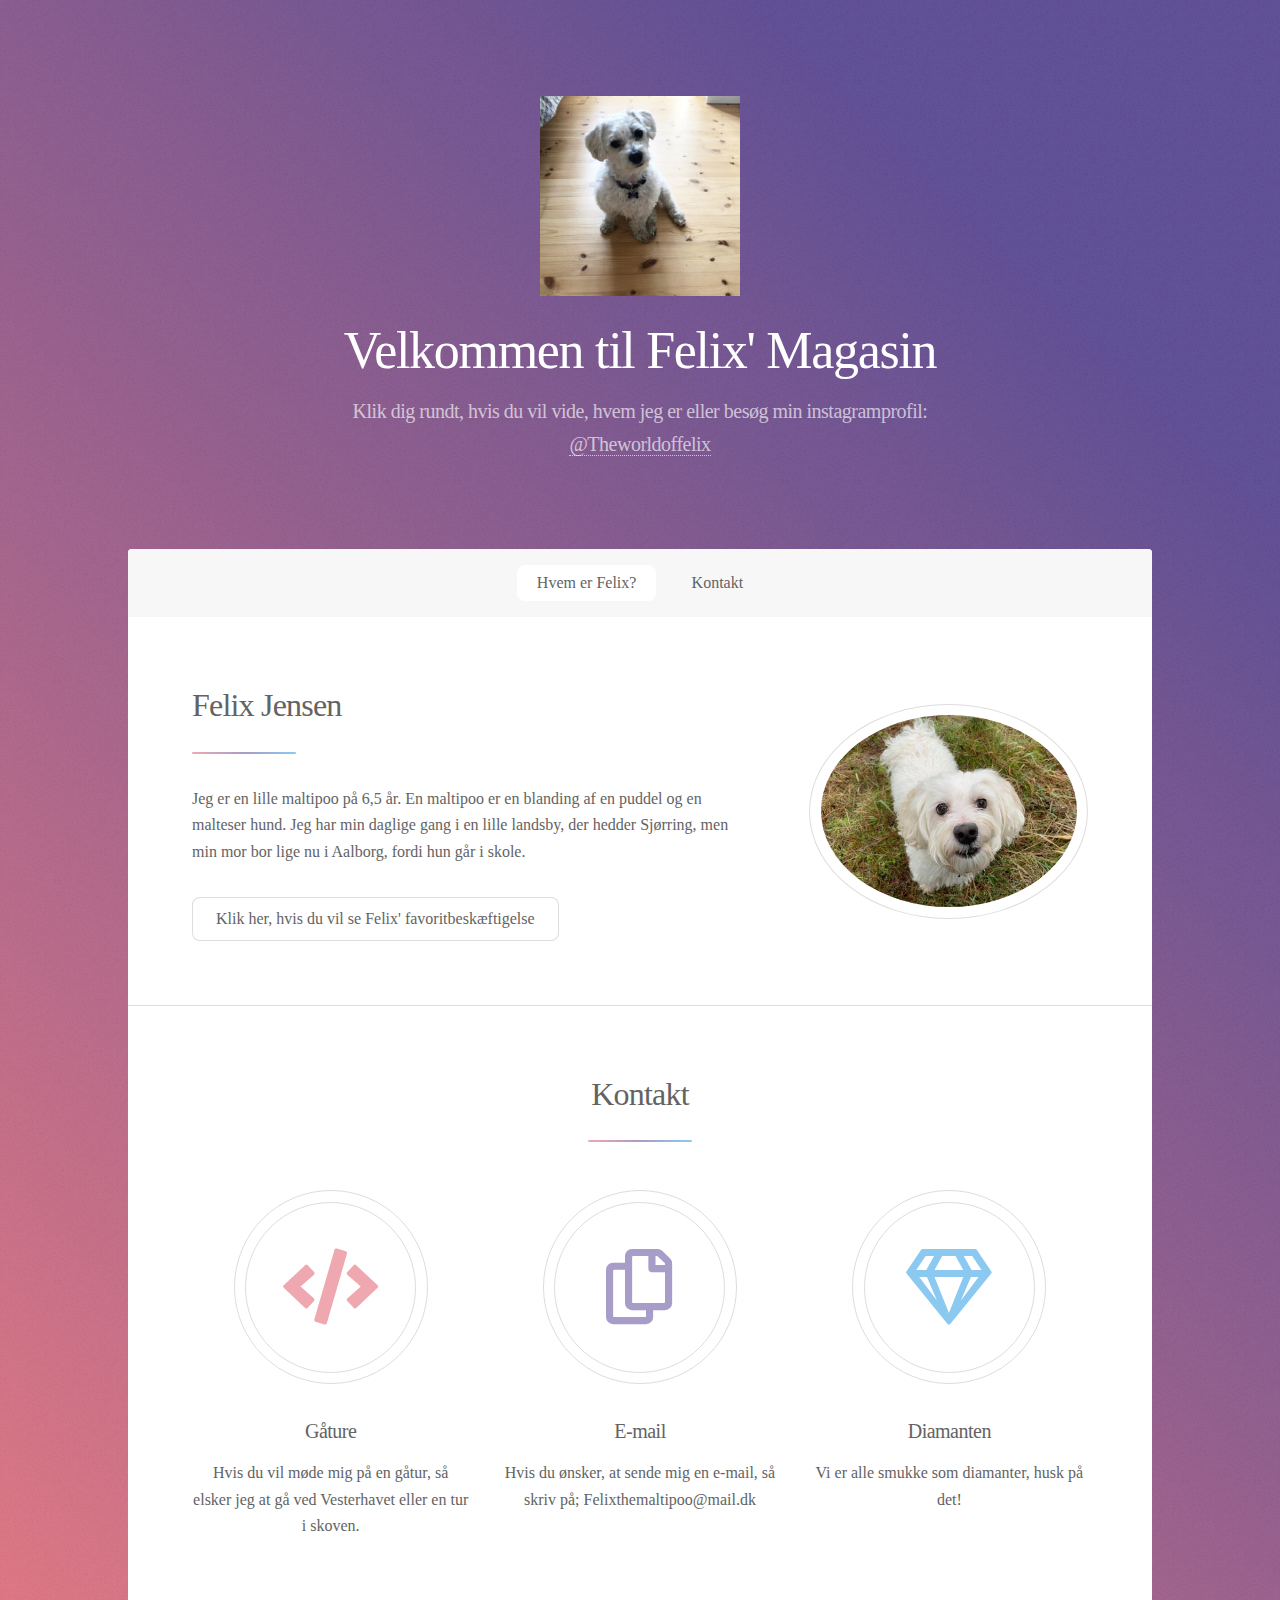
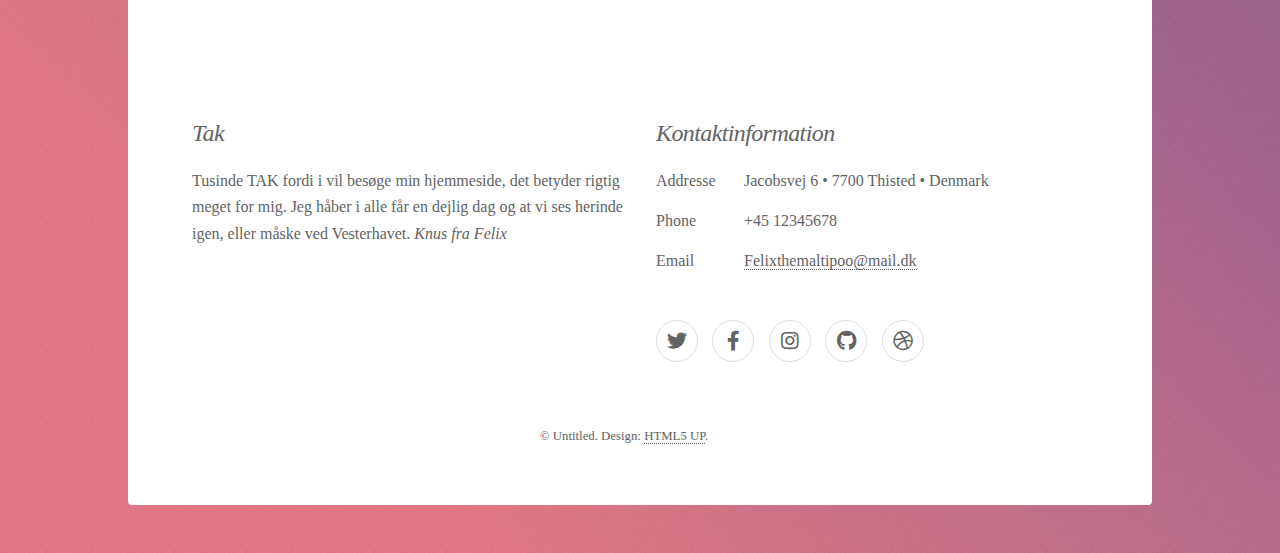
<file: index.html>
<!DOCTYPE HTML>
<!--
	Stellar by HTML5 UP
	html5up.net | @ajlkn
	Free for personal and commercial use under the CCA 3.0 license (html5up.net/license)
-->
<html>
	<head>
		<title>Felix Jensen</title>
		<meta charset="utf-8" />
		<meta name="viewport" content="width=device-width, initial-scale=1, user-scalable=no" />
		<link rel="stylesheet" href="assets/css/main.css" />
		<noscript><link rel="stylesheet" href="assets/css/noscript.css" /></noscript>
	</head>
	<body class="is-preload">

		<!-- Wrapper -->
			<div id="wrapper">

				<!-- Header -->
					<header id="header" class="alt">
						<span class="logo"><img src="images/logo-billede.jpg" width="200" height="200" alt="" /></span>
						<h1>Velkommen til Felix' Magasin</h1>
						<p>Klik dig rundt, hvis du vil vide, hvem jeg er eller besøg min instagramprofil:<br />
						<a href="https://www.instagram.com/theworldoffelix/">@Theworldoffelix</a> </p>
					</header>

				<!-- Nav -->
					<nav id="nav">
						<ul>
							<li><a href="#intro" class="active">Hvem er Felix?</a></li>
							<li><a href="#first">Kontakt</a></li>
						</ul>
					</nav>

				<!-- Main -->
					<div id="main">

						<!-- Introduction -->
							<section id="intro" class="main">
								<div class="spotlight">
									<div class="content">
										<header class="major">
											<h2>Felix Jensen</h2>
										</header>
										<p>Jeg er en lille maltipoo på 6,5 år. En maltipoo er en blanding af en puddel og en malteser hund. Jeg har min daglige gang i en lille landsby, der hedder Sjørring, men min mor bor lige nu i Aalborg, fordi hun går i skole. </p>
										<ul class="actions">
											<li><a href="generic.html" class="button">Klik her, hvis du vil se Felix' favoritbeskæftigelse</a></li>
										</ul>
									</div>
								<span class="image"><img src="images/Felix.jpg" alt="" /></span>
								</div>
							</section>

						<!-- First Section -->
							<section id="first" class="main special">
								<header class="major">
									<h2>Kontakt</h2>
								</header>
								<ul class="features">
									<li>
									<span class="icon solid major style1 fa-code"></span>
										<h3>Gåture</h3>
										<p>Hvis du vil møde mig på en gåtur, så elsker jeg at gå ved Vesterhavet eller en tur i skoven.</p>
									</li>
									<li>
										<span class="icon major style3 fa-copy"></span>
										<h3>E-mail</h3>
										<p>Hvis du ønsker, at sende mig en e-mail, så skriv på; Felixthemaltipoo@mail.dk</p>
									</li>
									<li>
										<span class="icon major style5 fa-gem"></span>
										<h3>Diamanten</h3>
										<p>Vi er alle smukke som diamanter, husk på det!</p>
									</li>
								</ul>
								<footer class="major">
									<ul class="actions special">
									</ul>
								</footer>
							</section>
					<!-- Footer -->
						<footer id="footer">
							<section>
								<h2><em><strong>Tak</strong></em></h2>
								<p>Tusinde <strong>TAK</strong> fordi i vil besøge min hjemmeside, det betyder rigtig meget for mig.
								Jeg håber i alle får en dejlig dag og at vi ses herinde igen, eller måske ved Vesterhavet.
							<em>Knus fra Felix</em></p>
								<ul class="actions">
							
								</ul>
							</section>
							<section>
								<h2><strong><em>Kontaktinformation</em></strong></h2>
								<dl class="alt">
									<dt>Addresse</dt>
									<dd>Jacobsvej 6 &bull; 7700 Thisted &bull; Denmark</dd>
									<dt>Phone</dt>
									<dd>+45 12345678</dd>
									<dt>Email</dt>
									<dd><a href="#">Felixthemaltipoo@mail.dk</a></dd>
								</dl>
								<ul class="icons">
									<li><a href="#" class="icon brands fa-twitter alt"><span class="label">Twitter</span></a></li>
									<li><a href="#" class="icon brands fa-facebook-f alt"><span class="label">Facebook</span></a></li>
									<li><a href="#" class="icon brands fa-instagram alt"><span class="label">Instagram</span></a></li>
									<li><a href="#" class="icon brands fa-github alt"><span class="label">GitHub</span></a></li>
									<li><a href="#" class="icon brands fa-dribbble alt"><span class="label">Dribbble</span></a></li>
								</ul>
							</section>
							<p class="copyright">&copy; Untitled. Design: <a href="https://html5up.net">HTML5 UP</a>.</p>
						</footer>

				</div>

			<!-- Scripts -->
				<script src="assets/js/jquery.min.js"></script>
				<script src="assets/js/jquery.scrollex.min.js"></script>
				<script src="assets/js/jquery.scrolly.min.js"></script>
				<script src="assets/js/browser.min.js"></script>
				<script src="assets/js/breakpoints.min.js"></script>
				<script src="assets/js/util.js"></script>
				<script src="assets/js/main.js"></script>

	</body>
</html>
</file>
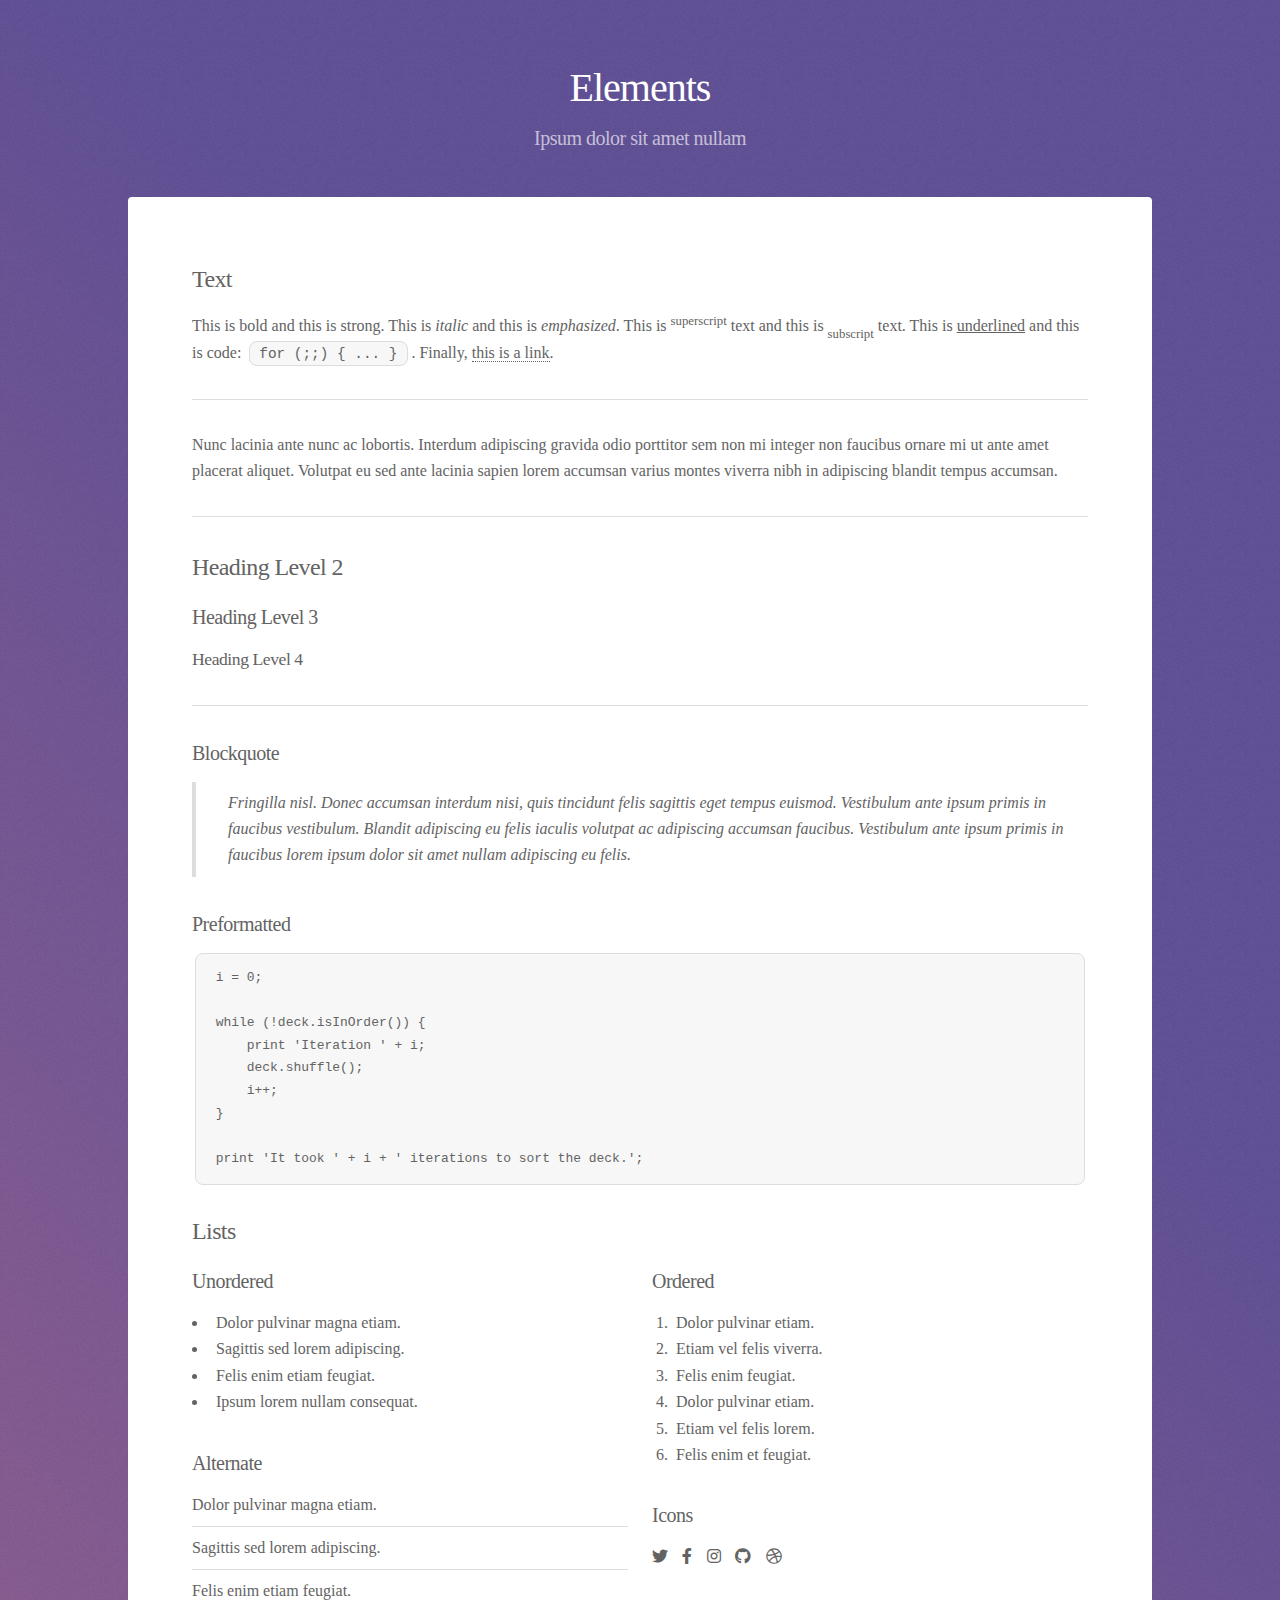
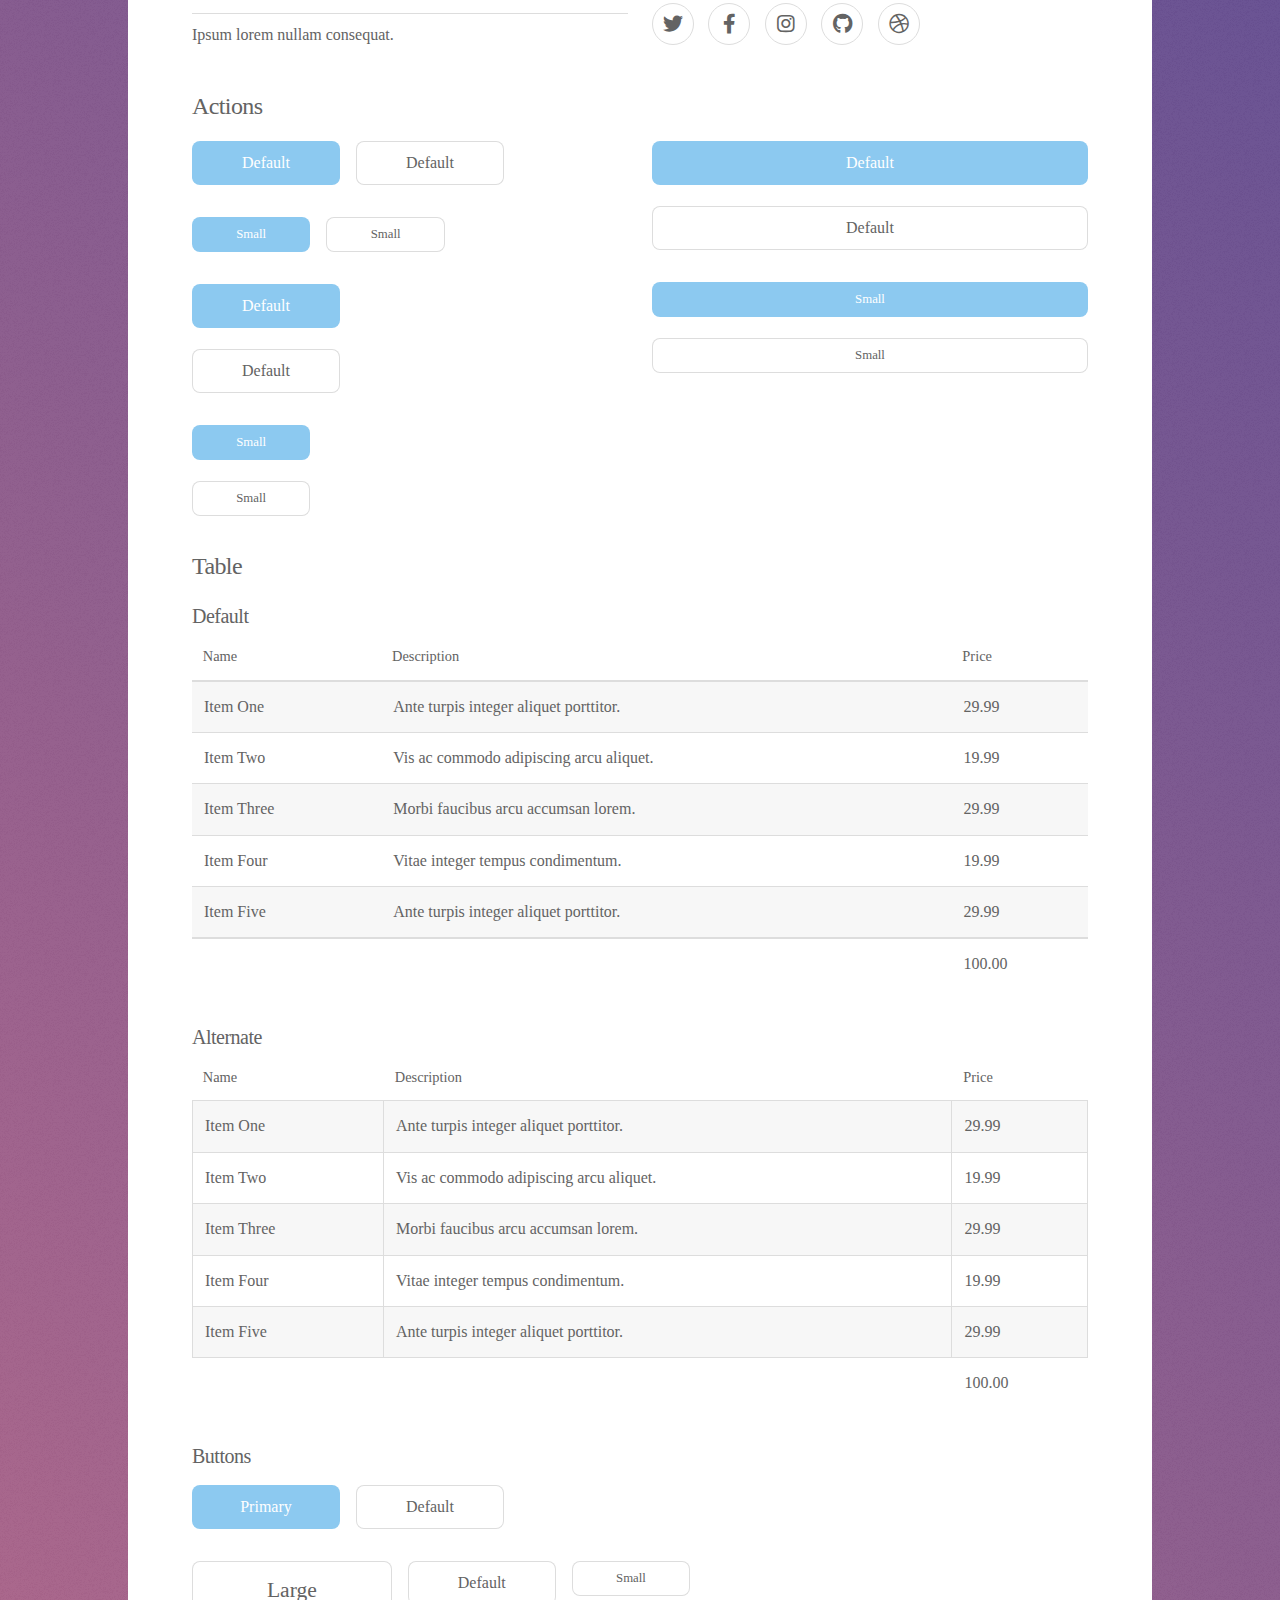
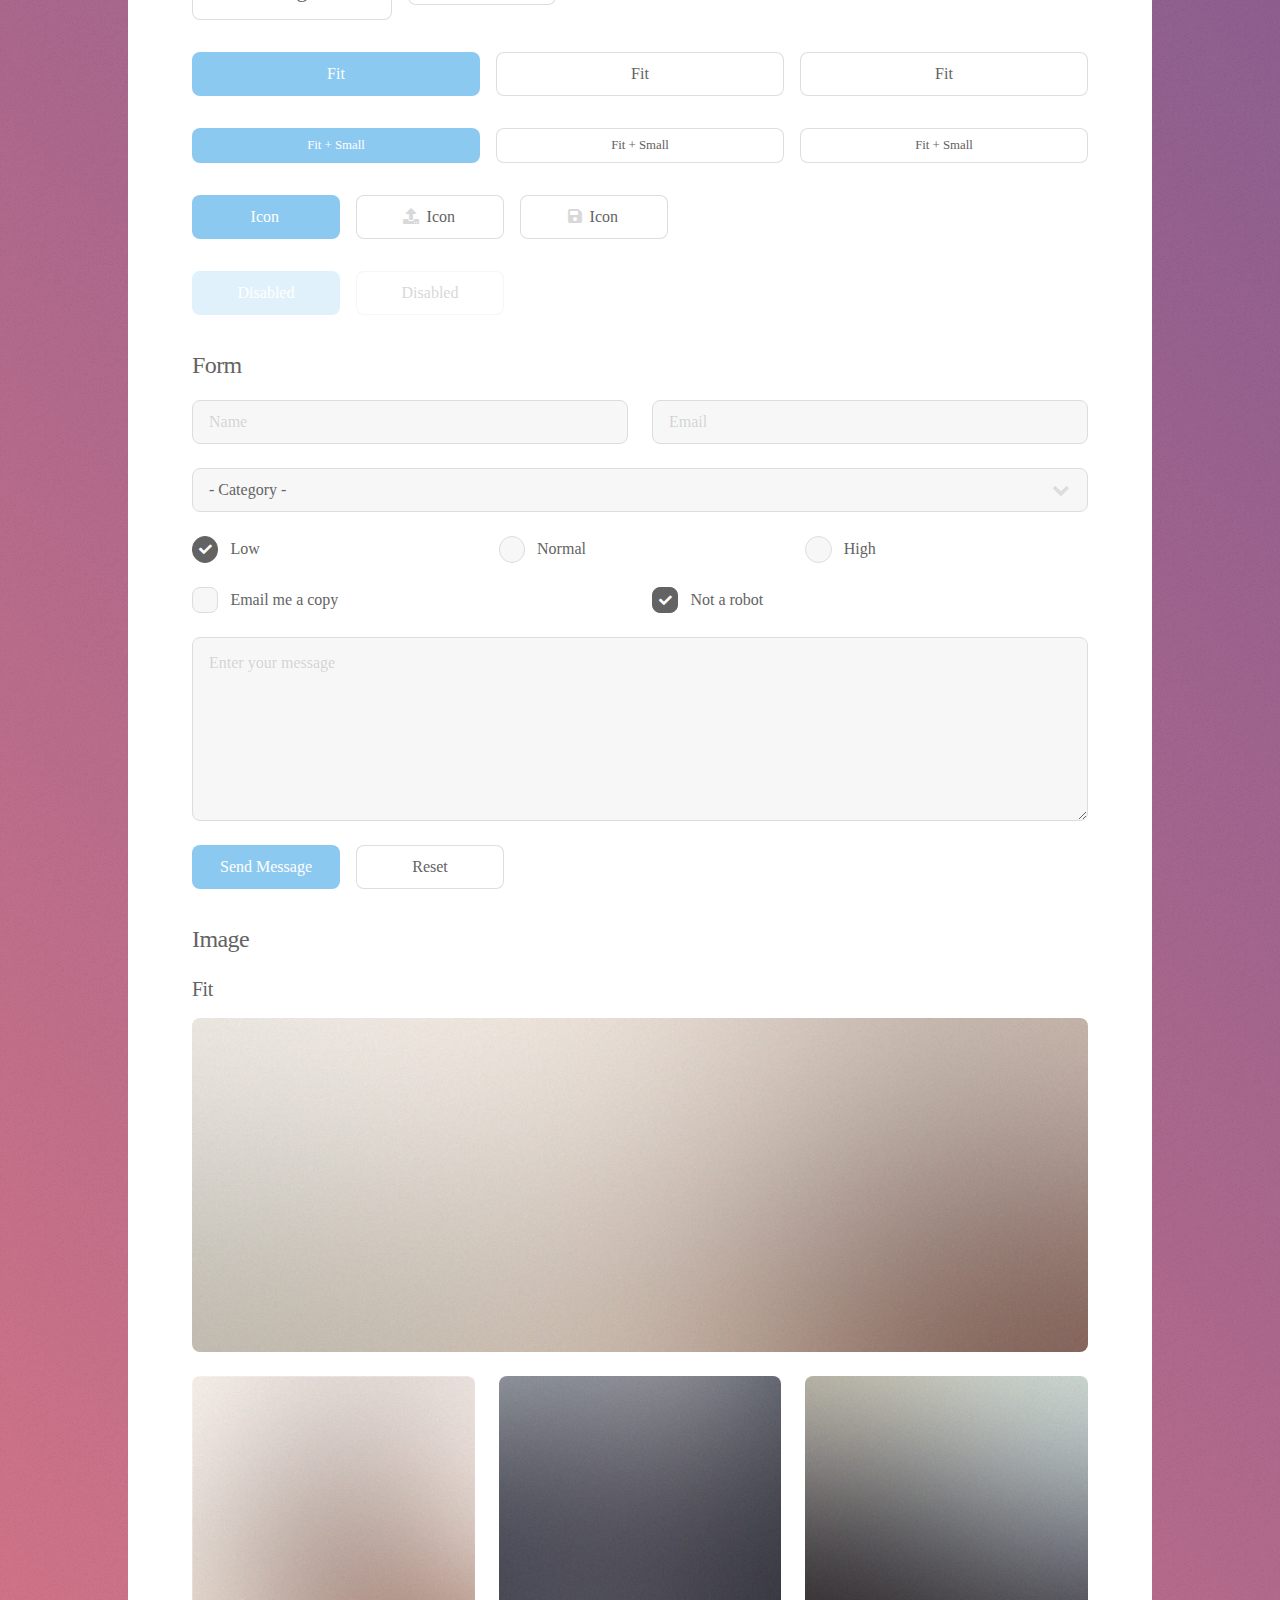
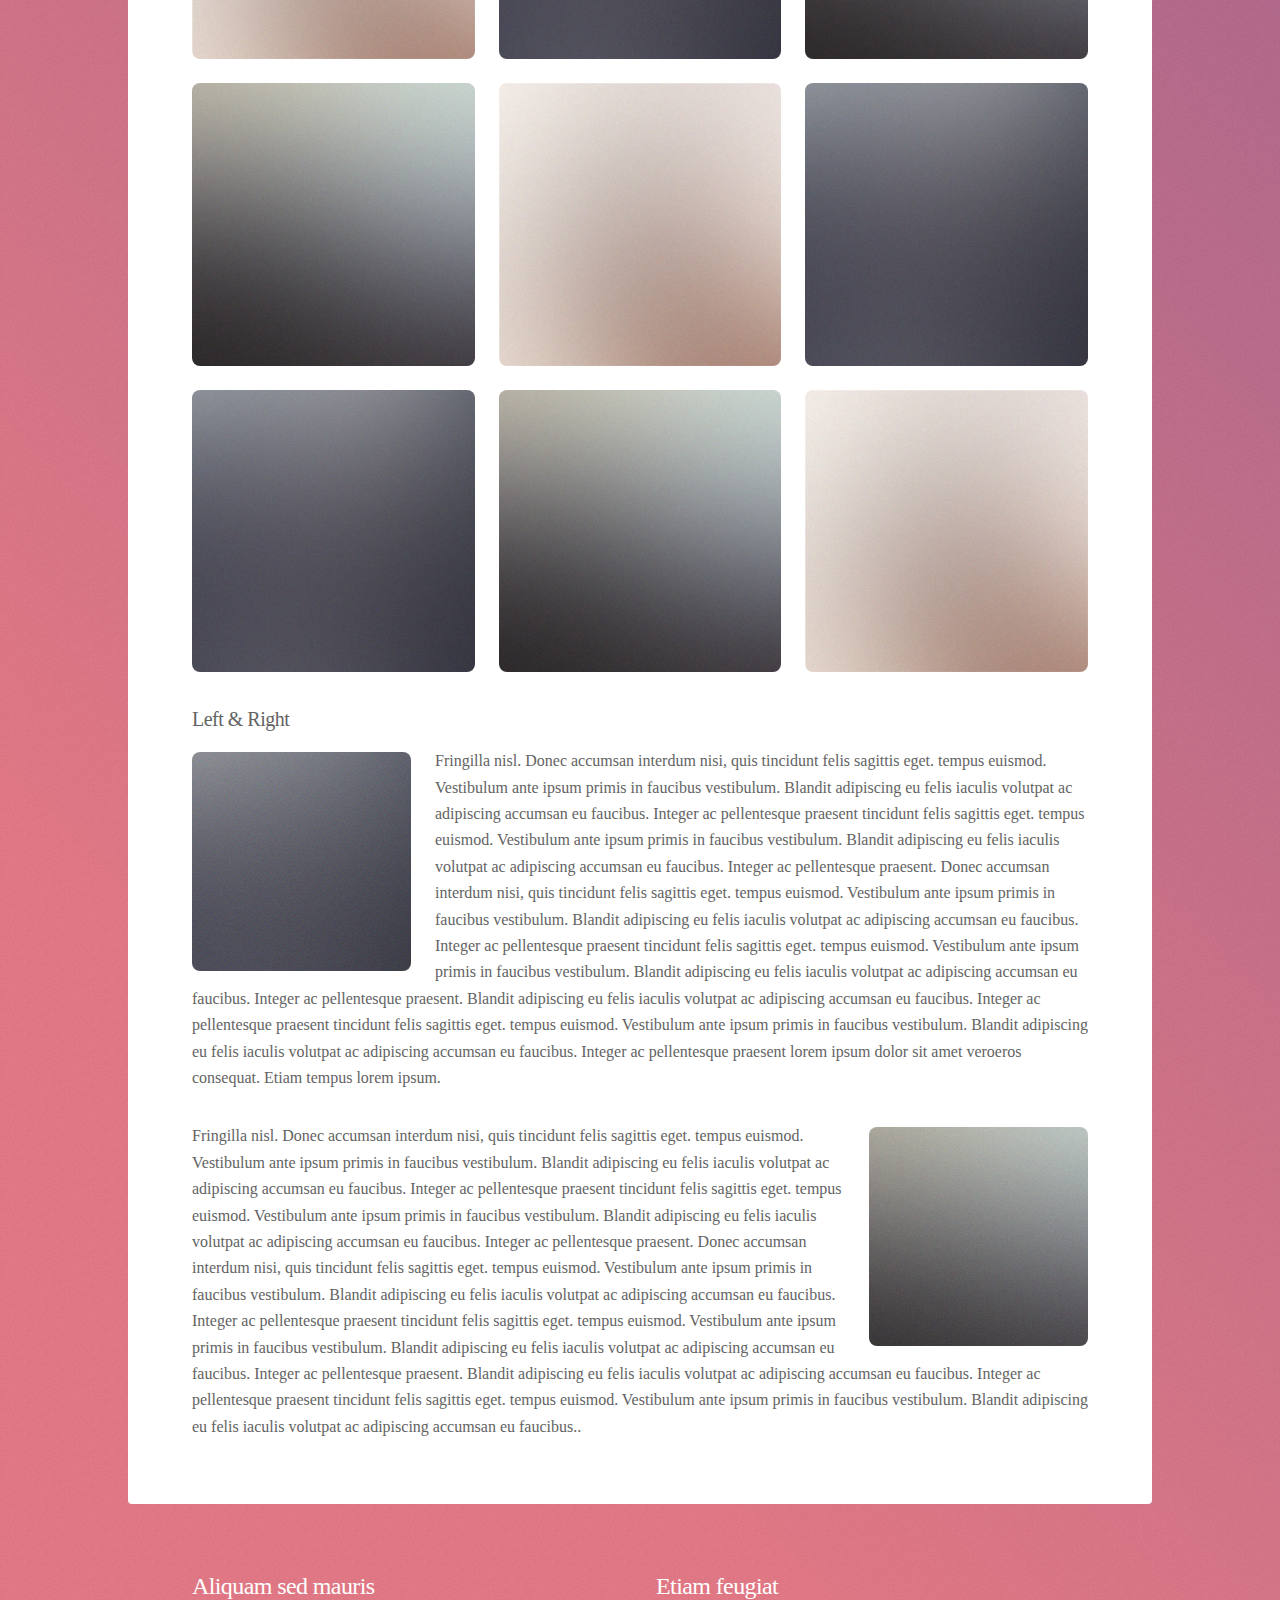
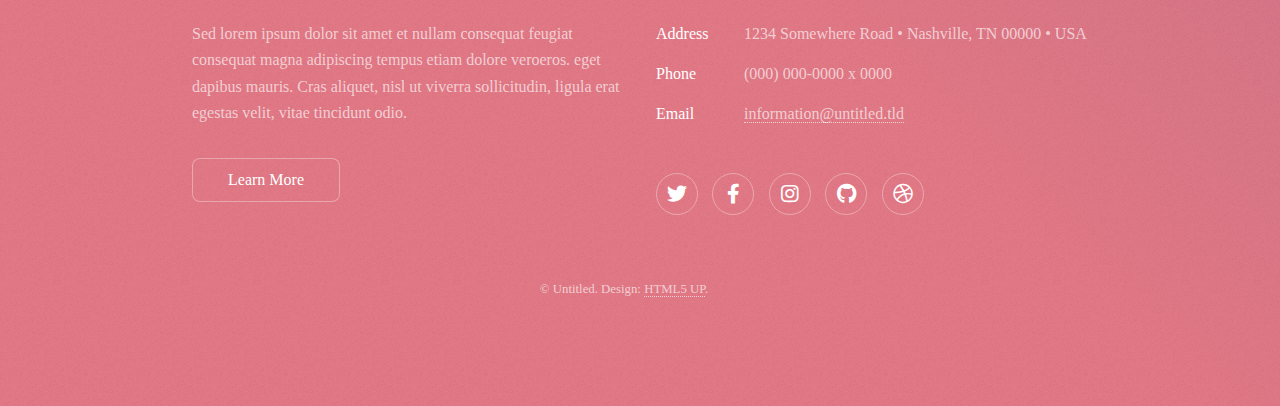
<file: elements.html>
<!DOCTYPE HTML>
<!--
	Stellar by HTML5 UP
	html5up.net | @ajlkn
	Free for personal and commercial use under the CCA 3.0 license (html5up.net/license)
-->
<html>
	<head>
		<title>Elements - Stellar by HTML5 UP</title>
		<meta charset="utf-8" />
		<meta name="viewport" content="width=device-width, initial-scale=1, user-scalable=no" />
		<link rel="stylesheet" href="assets/css/main.css" />
		<noscript><link rel="stylesheet" href="assets/css/noscript.css" /></noscript>
	</head>
	<body class="is-preload">

		<!-- Wrapper -->
			<div id="wrapper">

				<!-- Header -->
					<header id="header">
						<h1>Elements</h1>
						<p>Ipsum dolor sit amet nullam</p>
					</header>

				<!-- Main -->
					<div id="main">

						<!-- Content -->
							<section id="content" class="main">

								<!-- Text -->
									<section>
										<h2>Text</h2>
										<p>This is <b>bold</b> and this is <strong>strong</strong>. This is <i>italic</i> and this is <em>emphasized</em>.
										This is <sup>superscript</sup> text and this is <sub>subscript</sub> text.
										This is <u>underlined</u> and this is code: <code>for (;;) { ... }</code>. Finally, <a href="#">this is a link</a>.</p>
										<hr />
										<p>Nunc lacinia ante nunc ac lobortis. Interdum adipiscing gravida odio porttitor sem non mi integer non faucibus ornare mi ut ante amet placerat aliquet. Volutpat eu sed ante lacinia sapien lorem accumsan varius montes viverra nibh in adipiscing blandit tempus accumsan.</p>
										<hr />
										<h2>Heading Level 2</h2>
										<h3>Heading Level 3</h3>
										<h4>Heading Level 4</h4>
										<hr />
										<h3>Blockquote</h3>
										<blockquote>Fringilla nisl. Donec accumsan interdum nisi, quis tincidunt felis sagittis eget tempus euismod. Vestibulum ante ipsum primis in faucibus vestibulum. Blandit adipiscing eu felis iaculis volutpat ac adipiscing accumsan faucibus. Vestibulum ante ipsum primis in faucibus lorem ipsum dolor sit amet nullam adipiscing eu felis.</blockquote>
										<h3>Preformatted</h3>
										<pre><code>i = 0;

while (!deck.isInOrder()) {
    print 'Iteration ' + i;
    deck.shuffle();
    i++;
}

print 'It took ' + i + ' iterations to sort the deck.';</code></pre>
									</section>

								<!-- Lists -->
									<section>
										<h2>Lists</h2>
										<div class="row">
											<div class="col-6 col-12-medium">
												<h3>Unordered</h3>
												<ul>
													<li>Dolor pulvinar magna etiam.</li>
													<li>Sagittis sed lorem adipiscing.</li>
													<li>Felis enim etiam feugiat.</li>
													<li>Ipsum lorem nullam consequat.</li>
												</ul>
												<h3>Alternate</h3>
												<ul class="alt">
													<li>Dolor pulvinar magna etiam.</li>
													<li>Sagittis sed lorem adipiscing.</li>
													<li>Felis enim etiam feugiat.</li>
													<li>Ipsum lorem nullam consequat.</li>
												</ul>
											</div>
											<div class="col-6 col-12-medium">
												<h3>Ordered</h3>
												<ol>
													<li>Dolor pulvinar etiam.</li>
													<li>Etiam vel felis viverra.</li>
													<li>Felis enim feugiat.</li>
													<li>Dolor pulvinar etiam.</li>
													<li>Etiam vel felis lorem.</li>
													<li>Felis enim et feugiat.</li>
												</ol>
												<h3>Icons</h3>
												<ul class="icons">
													<li><a href="#" class="icon brands fa-twitter"><span class="label">Twitter</span></a></li>
													<li><a href="#" class="icon brands fa-facebook-f"><span class="label">Facebook</span></a></li>
													<li><a href="#" class="icon brands fa-instagram"><span class="label">Instagram</span></a></li>
													<li><a href="#" class="icon brands fa-github"><span class="label">GitHub</span></a></li>
													<li><a href="#" class="icon brands fa-dribbble"><span class="label">Dribbble</span></a></li>
												</ul>
												<ul class="icons">
													<li><a href="#" class="icon brands alt fa-twitter"><span class="label">Twitter</span></a></li>
													<li><a href="#" class="icon brands alt fa-facebook-f"><span class="label">Facebook</span></a></li>
													<li><a href="#" class="icon brands alt fa-instagram"><span class="label">Instagram</span></a></li>
													<li><a href="#" class="icon brands alt fa-github"><span class="label">GitHub</span></a></li>
													<li><a href="#" class="icon brands alt fa-dribbble"><span class="label">Dribbble</span></a></li>
												</ul>
											</div>
										</div>
										<h2>Actions</h2>
										<div class="row">
											<div class="col-6 col-12-medium">
												<ul class="actions">
													<li><a href="#" class="button primary">Default</a></li>
													<li><a href="#" class="button">Default</a></li>
												</ul>
												<ul class="actions small">
													<li><a href="#" class="button primary small">Small</a></li>
													<li><a href="#" class="button small">Small</a></li>
												</ul>
												<ul class="actions stacked">
													<li><a href="#" class="button primary">Default</a></li>
													<li><a href="#" class="button">Default</a></li>
												</ul>
												<ul class="actions stacked">
													<li><a href="#" class="button primary small">Small</a></li>
													<li><a href="#" class="button small">Small</a></li>
												</ul>
											</div>
											<div class="col-6 col-12-medium">
												<ul class="actions stacked">
													<li><a href="#" class="button primary fit">Default</a></li>
													<li><a href="#" class="button fit">Default</a></li>
												</ul>
												<ul class="actions stacked">
													<li><a href="#" class="button primary small fit">Small</a></li>
													<li><a href="#" class="button small fit">Small</a></li>
												</ul>
											</div>
										</div>
									</section>

								<!-- Table -->
									<section>
										<h2>Table</h2>
										<h3>Default</h3>
										<div class="table-wrapper">
											<table>
												<thead>
													<tr>
														<th>Name</th>
														<th>Description</th>
														<th>Price</th>
													</tr>
												</thead>
												<tbody>
													<tr>
														<td>Item One</td>
														<td>Ante turpis integer aliquet porttitor.</td>
														<td>29.99</td>
													</tr>
													<tr>
														<td>Item Two</td>
														<td>Vis ac commodo adipiscing arcu aliquet.</td>
														<td>19.99</td>
													</tr>
													<tr>
														<td>Item Three</td>
														<td> Morbi faucibus arcu accumsan lorem.</td>
														<td>29.99</td>
													</tr>
													<tr>
														<td>Item Four</td>
														<td>Vitae integer tempus condimentum.</td>
														<td>19.99</td>
													</tr>
													<tr>
														<td>Item Five</td>
														<td>Ante turpis integer aliquet porttitor.</td>
														<td>29.99</td>
													</tr>
												</tbody>
												<tfoot>
													<tr>
														<td colspan="2"></td>
														<td>100.00</td>
													</tr>
												</tfoot>
											</table>
										</div>

										<h3>Alternate</h3>
										<div class="table-wrapper">
											<table class="alt">
												<thead>
													<tr>
														<th>Name</th>
														<th>Description</th>
														<th>Price</th>
													</tr>
												</thead>
												<tbody>
													<tr>
														<td>Item One</td>
														<td>Ante turpis integer aliquet porttitor.</td>
														<td>29.99</td>
													</tr>
													<tr>
														<td>Item Two</td>
														<td>Vis ac commodo adipiscing arcu aliquet.</td>
														<td>19.99</td>
													</tr>
													<tr>
														<td>Item Three</td>
														<td> Morbi faucibus arcu accumsan lorem.</td>
														<td>29.99</td>
													</tr>
													<tr>
														<td>Item Four</td>
														<td>Vitae integer tempus condimentum.</td>
														<td>19.99</td>
													</tr>
													<tr>
														<td>Item Five</td>
														<td>Ante turpis integer aliquet porttitor.</td>
														<td>29.99</td>
													</tr>
												</tbody>
												<tfoot>
													<tr>
														<td colspan="2"></td>
														<td>100.00</td>
													</tr>
												</tfoot>
											</table>
										</div>
									</section>

								<!-- Buttons -->
									<section>
										<h3>Buttons</h3>
										<ul class="actions">
											<li><a href="#" class="button primary">Primary</a></li>
											<li><a href="#" class="button">Default</a></li>
										</ul>
										<ul class="actions">
											<li><a href="#" class="button large">Large</a></li>
											<li><a href="#" class="button">Default</a></li>
											<li><a href="#" class="button small">Small</a></li>
										</ul>
										<ul class="actions fit">
											<li><a href="#" class="button primary fit">Fit</a></li>
											<li><a href="#" class="button fit">Fit</a></li>
											<li><a href="#" class="button fit">Fit</a></li>
										</ul>
										<ul class="actions fit small">
											<li><a href="#" class="button primary fit small">Fit + Small</a></li>
											<li><a href="#" class="button fit small">Fit + Small</a></li>
											<li><a href="#" class="button fit small">Fit + Small</a></li>
										</ul>
										<ul class="actions">
											<li><a href="#" class="button primary icon solidfa-download">Icon</a></li>
											<li><a href="#" class="button icon solid fa-upload">Icon</a></li>
											<li><a href="#" class="button icon solid fa-save">Icon</a></li>
										</ul>
										<ul class="actions">
											<li><span class="button primary disabled">Disabled</span></li>
											<li><span class="button disabled">Disabled</span></li>
										</ul>
									</section>

								<!-- Form -->
									<section>
										<h2>Form</h2>
										<form method="post" action="#">
											<div class="row gtr-uniform">
												<div class="col-6 col-12-xsmall">
													<input type="text" name="demo-name" id="demo-name" value="" placeholder="Name" />
												</div>
												<div class="col-6 col-12-xsmall">
													<input type="email" name="demo-email" id="demo-email" value="" placeholder="Email" />
												</div>
												<div class="col-12">
													<select name="demo-category" id="demo-category">
														<option value="">- Category -</option>
														<option value="1">Manufacturing</option>
														<option value="1">Shipping</option>
														<option value="1">Administration</option>
														<option value="1">Human Resources</option>
													</select>
												</div>
												<div class="col-4 col-12-small">
													<input type="radio" id="demo-priority-low" name="demo-priority" checked>
													<label for="demo-priority-low">Low</label>
												</div>
												<div class="col-4 col-12-small">
													<input type="radio" id="demo-priority-normal" name="demo-priority">
													<label for="demo-priority-normal">Normal</label>
												</div>
												<div class="col-4 col-12-small">
													<input type="radio" id="demo-priority-high" name="demo-priority">
													<label for="demo-priority-high">High</label>
												</div>
												<div class="col-6 col-12-small">
													<input type="checkbox" id="demo-copy" name="demo-copy">
													<label for="demo-copy">Email me a copy</label>
												</div>
												<div class="col-6 col-12-small">
													<input type="checkbox" id="demo-human" name="demo-human" checked>
													<label for="demo-human">Not a robot</label>
												</div>
												<div class="col-12">
													<textarea name="demo-message" id="demo-message" placeholder="Enter your message" rows="6"></textarea>
												</div>
												<div class="col-12">
													<ul class="actions">
														<li><input type="submit" value="Send Message" class="primary" /></li>
														<li><input type="reset" value="Reset" /></li>
													</ul>
												</div>
											</div>
										</form>
									</section>

								<!-- Image -->
									<section>
										<h2>Image</h2>
										<h3>Fit</h3>
										<div class="box alt">
											<div class="row gtr-uniform">
												<div class="col-12"><span class="image fit"><img src="images/pic04.jpg" alt="" /></span></div>
												<div class="col-4"><span class="image fit"><img src="images/pic01.jpg" alt="" /></span></div>
												<div class="col-4"><span class="image fit"><img src="images/pic02.jpg" alt="" /></span></div>
												<div class="col-4"><span class="image fit"><img src="images/pic03.jpg" alt="" /></span></div>
												<div class="col-4"><span class="image fit"><img src="images/pic03.jpg" alt="" /></span></div>
												<div class="col-4"><span class="image fit"><img src="images/pic01.jpg" alt="" /></span></div>
												<div class="col-4"><span class="image fit"><img src="images/pic02.jpg" alt="" /></span></div>
												<div class="col-4"><span class="image fit"><img src="images/pic02.jpg" alt="" /></span></div>
												<div class="col-4"><span class="image fit"><img src="images/pic03.jpg" alt="" /></span></div>
												<div class="col-4"><span class="image fit"><img src="images/pic01.jpg" alt="" /></span></div>
											</div>
										</div>
										<h3>Left &amp; Right</h3>
										<p><span class="image left"><img src="images/pic05.jpg" alt="" /></span>Fringilla nisl. Donec accumsan interdum nisi, quis tincidunt felis sagittis eget. tempus euismod. Vestibulum ante ipsum primis in faucibus vestibulum. Blandit adipiscing eu felis iaculis volutpat ac adipiscing accumsan eu faucibus. Integer ac pellentesque praesent tincidunt felis sagittis eget. tempus euismod. Vestibulum ante ipsum primis in faucibus vestibulum. Blandit adipiscing eu felis iaculis volutpat ac adipiscing accumsan eu faucibus. Integer ac pellentesque praesent. Donec accumsan interdum nisi, quis tincidunt felis sagittis eget. tempus euismod. Vestibulum ante ipsum primis in faucibus vestibulum. Blandit adipiscing eu felis iaculis volutpat ac adipiscing accumsan eu faucibus. Integer ac pellentesque praesent tincidunt felis sagittis eget. tempus euismod. Vestibulum ante ipsum primis in faucibus vestibulum. Blandit adipiscing eu felis iaculis volutpat ac adipiscing accumsan eu faucibus. Integer ac pellentesque praesent. Blandit adipiscing eu felis iaculis volutpat ac adipiscing accumsan eu faucibus. Integer ac pellentesque praesent tincidunt felis sagittis eget. tempus euismod. Vestibulum ante ipsum primis in faucibus vestibulum. Blandit adipiscing eu felis iaculis volutpat ac adipiscing accumsan eu faucibus. Integer ac pellentesque praesent lorem ipsum dolor sit amet veroeros consequat. Etiam tempus lorem ipsum.</p>
										<p><span class="image right"><img src="images/pic06.jpg" alt="" /></span>Fringilla nisl. Donec accumsan interdum nisi, quis tincidunt felis sagittis eget. tempus euismod. Vestibulum ante ipsum primis in faucibus vestibulum. Blandit adipiscing eu felis iaculis volutpat ac adipiscing accumsan eu faucibus. Integer ac pellentesque praesent tincidunt felis sagittis eget. tempus euismod. Vestibulum ante ipsum primis in faucibus vestibulum. Blandit adipiscing eu felis iaculis volutpat ac adipiscing accumsan eu faucibus. Integer ac pellentesque praesent. Donec accumsan interdum nisi, quis tincidunt felis sagittis eget. tempus euismod. Vestibulum ante ipsum primis in faucibus vestibulum. Blandit adipiscing eu felis iaculis volutpat ac adipiscing accumsan eu faucibus. Integer ac pellentesque praesent tincidunt felis sagittis eget. tempus euismod. Vestibulum ante ipsum primis in faucibus vestibulum. Blandit adipiscing eu felis iaculis volutpat ac adipiscing accumsan eu faucibus. Integer ac pellentesque praesent. Blandit adipiscing eu felis iaculis volutpat ac adipiscing accumsan eu faucibus. Integer ac pellentesque praesent tincidunt felis sagittis eget. tempus euismod. Vestibulum ante ipsum primis in faucibus vestibulum. Blandit adipiscing eu felis iaculis volutpat ac adipiscing accumsan eu faucibus..</p>
									</section>

							</section>

					</div>

				<!-- Footer -->
					<footer id="footer">
						<section>
							<h2>Aliquam sed mauris</h2>
							<p>Sed lorem ipsum dolor sit amet et nullam consequat feugiat consequat magna adipiscing tempus etiam dolore veroeros. eget dapibus mauris. Cras aliquet, nisl ut viverra sollicitudin, ligula erat egestas velit, vitae tincidunt odio.</p>
							<ul class="actions">
								<li><a href="#" class="button">Learn More</a></li>
							</ul>
						</section>
						<section>
							<h2>Etiam feugiat</h2>
							<dl class="alt">
								<dt>Address</dt>
								<dd>1234 Somewhere Road &bull; Nashville, TN 00000 &bull; USA</dd>
								<dt>Phone</dt>
								<dd>(000) 000-0000 x 0000</dd>
								<dt>Email</dt>
								<dd><a href="#">information@untitled.tld</a></dd>
							</dl>
							<ul class="icons">
								<li><a href="#" class="icon brands fa-twitter alt"><span class="label">Twitter</span></a></li>
								<li><a href="#" class="icon brands fa-facebook-f alt"><span class="label">Facebook</span></a></li>
								<li><a href="#" class="icon brands fa-instagram alt"><span class="label">Instagram</span></a></li>
								<li><a href="#" class="icon brands fa-github alt"><span class="label">GitHub</span></a></li>
								<li><a href="#" class="icon brands fa-dribbble alt"><span class="label">Dribbble</span></a></li>
							</ul>
						</section>
						<p class="copyright">&copy; Untitled. Design: <a href="https://html5up.net">HTML5 UP</a>.</p>
					</footer>

			</div>

		<!-- Scripts -->
			<script src="assets/js/jquery.min.js"></script>
			<script src="assets/js/jquery.scrollex.min.js"></script>
			<script src="assets/js/jquery.scrolly.min.js"></script>
			<script src="assets/js/browser.min.js"></script>
			<script src="assets/js/breakpoints.min.js"></script>
			<script src="assets/js/util.js"></script>
			<script src="assets/js/main.js"></script>

	</body>
</html>
</file>
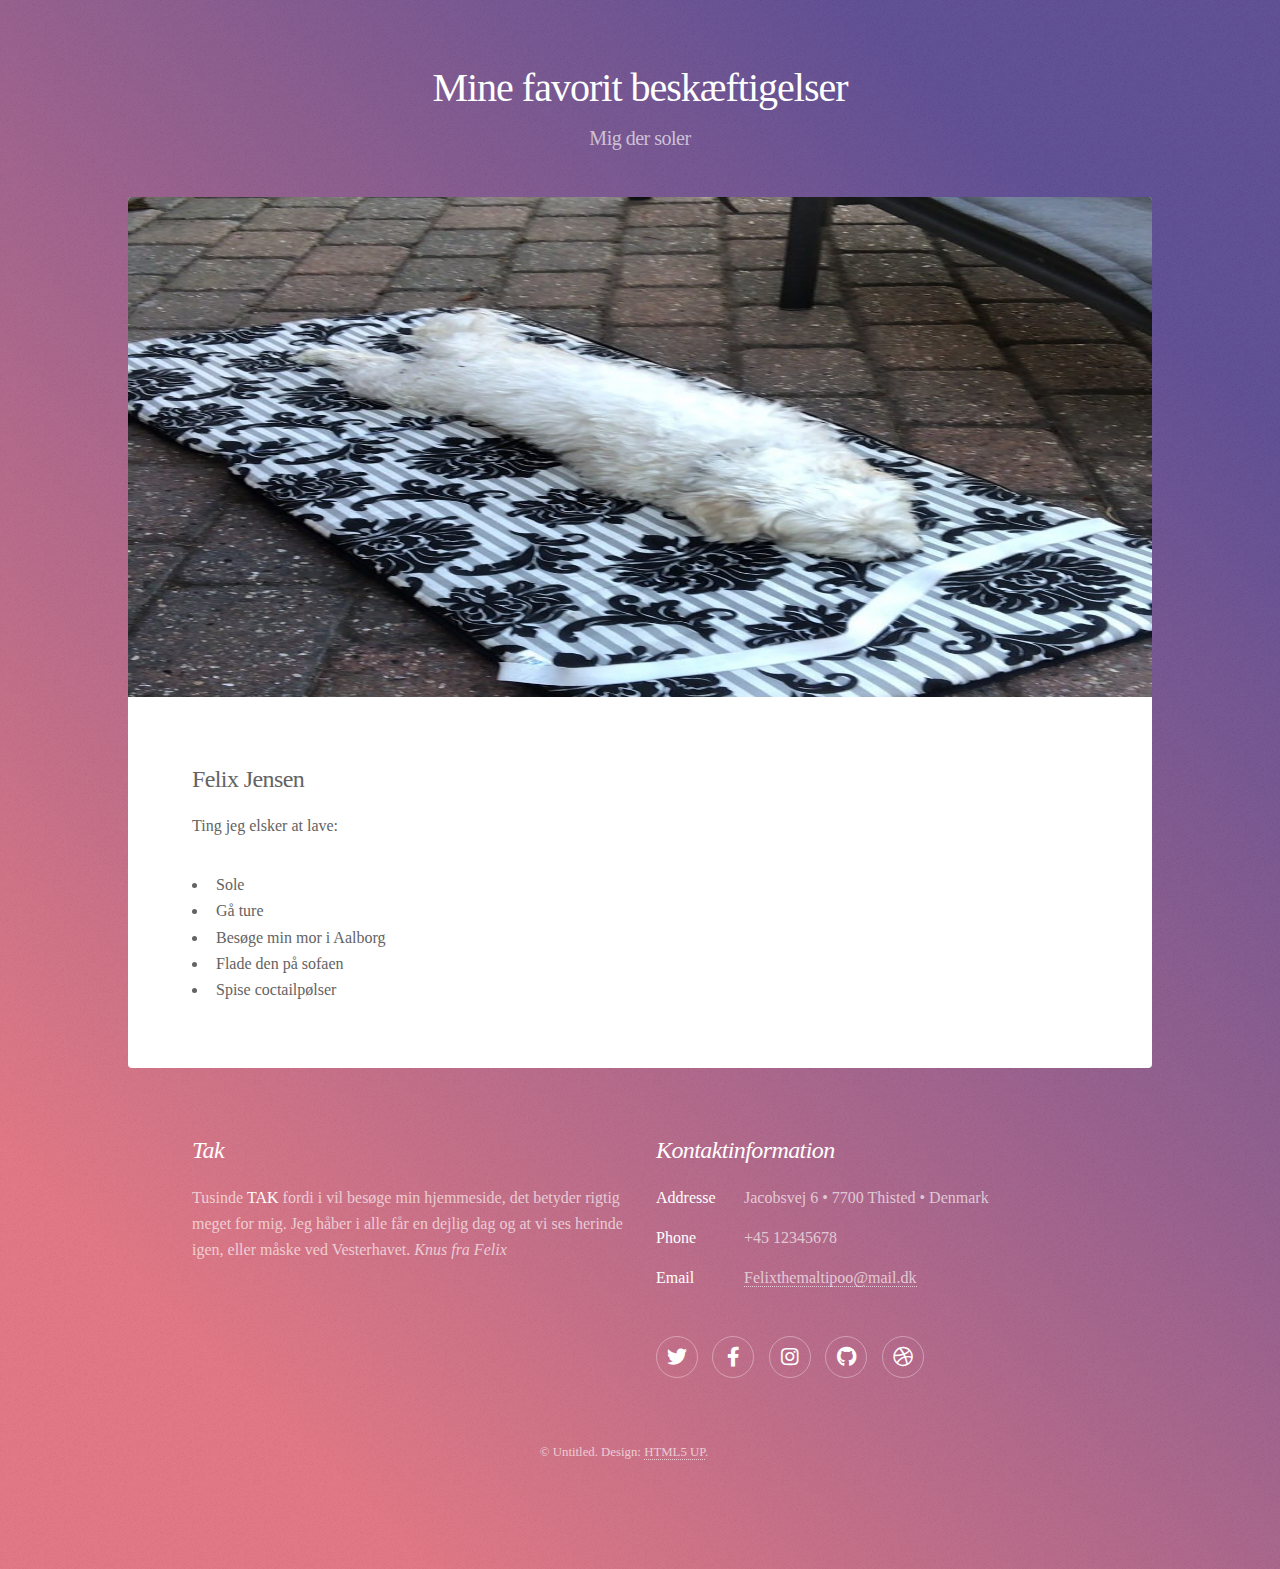
<file: generic.html>
<!DOCTYPE HTML>
<!--
	Stellar by HTML5 UP
	html5up.net | @ajlkn
	Free for personal and commercial use under the CCA 3.0 license (html5up.net/license)
-->
<html>
	<head>
		<title>Generic - Stellar by HTML5 UP</title>
		<meta charset="utf-8" />
		<meta name="viewport" content="width=device-width, initial-scale=1, user-scalable=no" />
		<link rel="stylesheet" href="assets/css/main.css" />
		<noscript><link rel="stylesheet" href="assets/css/noscript.css" /></noscript>
	</head>
	<body class="is-preload">

		<!-- Wrapper -->
			<div id="wrapper">

				<!-- Header -->
					<header id="header">
						<h1>Mine favorit beskæftigelser</h1>
						<p>Mig der soler</p>
					</header>

				<!-- Main -->
					<div id="main">

						<!-- Content -->
							<section id="content" class="main">
								<span class="image main"><img src="images/felixsoler.jpg" alt="" width="50" height="500" /></span>
								<h2><strong>Felix Jensen</strong></h2>
								<p>Ting jeg elsker at lave:</p>
								<ul>
									<li>Sole</li>
									<li>Gå ture</li>
									<li>Besøge min mor i Aalborg</li>
									<li>Flade den på sofaen </li>
									<li>Spise coctailpølser</li>
								</ul>
							</section>

					</div>

				<!-- Footer -->
					<footer id="footer">
						<section>
							<h2><em><strong>Tak</strong></em></h2>
							<p>Tusinde <strong>TAK</strong> fordi i vil besøge min hjemmeside, det betyder rigtig meget for mig.
							Jeg håber i alle får en dejlig dag og at vi ses herinde igen, eller måske ved Vesterhavet.
						<em>Knus fra Felix</em></p>
							<ul class="actions">
							
							</ul>
						</section>
						<section>
							<h2><strong><em>Kontaktinformation</em></strong></h2>
							<dl class="alt">
								<dt>Addresse</dt>
								<dd>Jacobsvej 6 &bull; 7700 Thisted &bull; Denmark</dd>
								<dt>Phone</dt>
								<dd>+45 12345678</dd>
								<dt>Email</dt>
								<dd><a href="#">Felixthemaltipoo@mail.dk</a></dd>
							</dl>
							<ul class="icons">
								<li><a href="#" class="icon brands fa-twitter alt"><span class="label">Twitter</span></a></li>
								<li><a href="#" class="icon brands fa-facebook-f alt"><span class="label">Facebook</span></a></li>
								<li><a href="#" class="icon brands fa-instagram alt"><span class="label">Instagram</span></a></li>
								<li><a href="#" class="icon brands fa-github alt"><span class="label">GitHub</span></a></li>
								<li><a href="#" class="icon brands fa-dribbble alt"><span class="label">Dribbble</span></a></li>
							</ul>
						</section>
						<p class="copyright">&copy; Untitled. Design: <a href="https://html5up.net">HTML5 UP</a>.</p>
					</footer>

			</div>

		<!-- Scripts -->
			<script src="assets/js/jquery.min.js"></script>
			<script src="assets/js/jquery.scrollex.min.js"></script>
			<script src="assets/js/jquery.scrolly.min.js"></script>
			<script src="assets/js/browser.min.js"></script>
			<script src="assets/js/breakpoints.min.js"></script>
			<script src="assets/js/util.js"></script>
			<script src="assets/js/main.js"></script>

	</body>
</html>
</file>
<file: assets/css/noscript.css>
/*
	Stellar by HTML5 UP
	html5up.net | @ajlkn
	Free for personal and commercial use under the CCA 3.0 license (html5up.net/license)
*/

/* Header */

	body.is-preload #header.alt > * {
		opacity: 1;
	}

	body.is-preload #header.alt .logo {
		-moz-transform: none;
		-webkit-transform: none;
		-ms-transform: none;
		transform: none;
	}
</file>
<file: assets/css/main.css>
@import url(fontawesome-all.min.css);
@import 'https://fonts.googleapis.com/css?family=Source+Sans+Pro:300,400';

/*
	Stellar by HTML5 UP
	html5up.net | @ajlkn
	Free for personal and commercial use under the CCA 3.0 license (html5up.net/license)
*/

html, body, div, span, applet, object,
iframe, h1, h2, h3, h4, h5, h6, p, blockquote,
pre, a, abbr, acronym, address, big, cite,
code, del, dfn, em, img, ins, kbd, q, s, samp,
small, strike, strong, sub, sup, tt, var, b,
u, i, center, dl, dt, dd, ol, ul, li, fieldset,
form, label, legend, table, caption, tbody,
tfoot, thead, tr, th, td, article, aside,
canvas, details, embed, figure, figcaption,
footer, header, hgroup, menu, nav, output, ruby,
section, summary, time, mark, audio, video {
	margin: 0;
	padding: 0;
	border: 0;
	font-size: 100%;
	font: inherit;
	vertical-align: baseline;}

article, aside, details, figcaption, figure,
footer, header, hgroup, menu, nav, section {
	display: block;}

body {
	line-height: 1;
}

ol, ul {
	list-style: none;
}

blockquote, q {
	quotes: none;
}

	blockquote:before, blockquote:after, q:before, q:after {
		content: '';
		content: none;
	}

table {
	border-collapse: collapse;
	border-spacing: 0;
}

body {
	-webkit-text-size-adjust: none;
}

mark {
	background-color: transparent;
	color: inherit;
}

input::-moz-focus-inner {
	border: 0;
	padding: 0;
}

input, select, textarea {
	-moz-appearance: none;
	-webkit-appearance: none;
	-ms-appearance: none;
	appearance: none;
}

/* Basic */

	@-ms-viewport {
		width: device-width;
	}

	body {
		-ms-overflow-style: scrollbar;
	}

	@media screen and (max-width: 480px) {

		html, body {
			min-width: 320px;
		}

	}

	html {
		box-sizing: border-box;
	}

	*, *:before, *:after {
		box-sizing: inherit;
	}

	body {
		background-color: #935d8c;
		background-image: url("images/overlay.png"), -moz-linear-gradient(45deg, #e37682 15%, #5f4d93 85%);
		background-image: url("images/overlay.png"), -webkit-linear-gradient(45deg, #e37682 15%, #5f4d93 85%);
		background-image: url("images/overlay.png"), -ms-linear-gradient(45deg, #e37682 15%, #5f4d93 85%);
		background-image: url("images/overlay.png"), linear-gradient(45deg, #e37682 15%, #5f4d93 85%);
	}

		body.is-preload *, body.is-preload *:before, body.is-preload *:after {
			-moz-animation: none !important;
			-webkit-animation: none !important;
			-ms-animation: none !important;
			animation: none !important;
			-moz-transition: none !important;
			-webkit-transition: none !important;
			-ms-transition: none !important;
			transition: none !important;
		}

/* Type */

	body {
		background-color: #935d8c;
		color: rgba(255, 255, 255, 0.65);
	}

	body, input, select, textarea {
		font-family: "Times New Roman", Helvetica, sans-serif;
		font-size: 17pt;
		font-weight: 300;
		line-height: 1.65;
	}

		@media screen and (max-width: 1680px) {

			body, input, select, textarea {
				font-size: 14pt;
			}

		}

		@media screen and (max-width: 1280px) {

			body, input, select, textarea {
				font-size: 12pt;
			}

		}

		@media screen and (max-width: 360px) {

			body, input, select, textarea {
				font-size: 11pt;
			}

		}

	a {
		-moz-transition: color 0.2s ease, border-bottom 0.2s ease;
		-webkit-transition: color 0.2s ease, border-bottom 0.2s ease;
		-ms-transition: color 0.2s ease, border-bottom 0.2s ease;
		transition: color 0.2s ease, border-bottom 0.2s ease;
		text-decoration: none;
		border-bottom: dotted 1px;
		color: inherit;
	}

		a:hover {
			border-bottom-color: transparent;
		}

	strong, b {
		font-weight: 400;
	}

	em, i {
		font-style: italic;
	}

	p {
		margin: 0 0 2em 0;
	}

		p.content {
			-moz-columns: 20em 2;
			-webkit-columns: 20em 2;
			-ms-columns: 20em 2;
			columns: 20em 2;
			-moz-column-gap: 2em;
			-webkit-column-gap: 2em;
			-ms-column-gap: 2em;
			column-gap: 2em;
			text-align: justify;
		}

	h1, h2, h3, h4, h5, h6 {
		font-weight: 300;
		line-height: 1.5;
		margin: 0 0 0.7em 0;
		letter-spacing: -0.025em;
	}

		h1 a, h2 a, h3 a, h4 a, h5 a, h6 a {
			color: inherit;
			text-decoration: none;
		}

	h1 {
		font-size: 2.5em;
		line-height: 1.2;
	}

	h2 {
		font-size: 1.5em;
	}

	h3 {
		font-size: 1.25em;
	}

	h4 {
		font-size: 1.1em;
	}

	h5 {
		font-size: 0.9em;
	}

	h6 {
		font-size: 0.7em;
	}

	@media screen and (max-width: 736px) {

		h1 {
			font-size: 2em;
		}

	}

	sub {
		font-size: 0.8em;
		position: relative;
		top: 0.5em;
	}

	sup {
		font-size: 0.8em;
		position: relative;
		top: -0.5em;
	}

	blockquote {
		border-left: solid 4px;
		font-style: italic;
		margin: 0 0 2em 0;
		padding: 0.5em 0 0.5em 2em;
	}

	code {
		border-radius: 8px;
		border: solid 1px;
		font-family: "Courier New", monospace;
		font-size: 0.9em;
		margin: 0 0.25em;
		padding: 0.25em 0.65em;
	}

	pre {
		-webkit-overflow-scrolling: touch;
		font-family: "Courier New", monospace;
		font-size: 0.9em;
		margin: 0 0 2em 0;
	}

		pre code {
			display: block;
			line-height: 1.75;
			padding: 1em 1.5em;
			overflow-x: auto;
		}

	hr {
		border: 0;
		border-bottom: solid 1px;
		margin: 2em 0;
	}

		hr.major {
			margin: 3em 0;
		}

	.align-left {
		text-align: left;
	}

	.align-center {
		text-align: center;
	}

	.align-right {
		text-align: right;
	}

	input, select, textarea {
		color: #ffffff;;
	}

	a:hover {
		color: #ffffff;
	}

	strong, b {
		color: #ffffff;
	}

	h1, h2, h3, h4, h5, h6 {
		color: #ffffff;
	}


	blockquote {
		border-left-color: rgba(255, 255, 255, 0.35);
	}

	code {
		background: rgba(255, 255, 255, 0.075);
		border-color: rgba(255, 255, 255, 0.35);
	}

	hr {
		border-bottom-color: rgba(255, 255, 255, 0.35);
	}

/* Row */

	.row {
		display: flex;
		flex-wrap: wrap;
		box-sizing: border-box;
		align-items: stretch;
	}

		.row > * {
			box-sizing: border-box;
		}

		.row.gtr-uniform > * > :last-child {
			margin-bottom: 0;
		}

		.row.aln-left {
			justify-content: flex-start;
		}

		.row.aln-center {
			justify-content: center;
		}

		.row.aln-right {
			justify-content: flex-end;
		}

		.row.aln-top {
			align-items: flex-start;
		}

		.row.aln-middle {
			align-items: center;
		}

		.row.aln-bottom {
			align-items: flex-end;
		}

		.row > .imp {
			order: -1;
		}

		.row > .col-1 {
			width: 8.33333%;
		}

		.row > .off-1 {
			margin-left: 8.33333%;
		}

		.row > .col-2 {
			width: 16.66667%;
		}

		.row > .off-2 {
			margin-left: 16.66667%;
		}

		.row > .col-3 {
			width: 25%;
		}

		.row > .off-3 {
			margin-left: 25%;
		}

		.row > .col-4 {
			width: 33.33333%;
		}

		.row > .off-4 {
			margin-left: 33.33333%;
		}

		.row > .col-5 {
			width: 41.66667%;
		}

		.row > .off-5 {
			margin-left: 41.66667%;
		}

		.row > .col-6 {
			width: 50%;
		}

		.row > .off-6 {
			margin-left: 50%;
		}

		.row > .col-7 {
			width: 58.33333%;
		}

		.row > .off-7 {
			margin-left: 58.33333%;
		}

		.row > .col-8 {
			width: 66.66667%;
		}

		.row > .off-8 {
			margin-left: 66.66667%;
		}

		.row > .col-9 {
			width: 75%;
		}

		.row > .off-9 {
			margin-left: 75%;
		}

		.row > .col-10 {
			width: 83.33333%;
		}

		.row > .off-10 {
			margin-left: 83.33333%;
		}

		.row > .col-11 {
			width: 91.66667%;
		}

		.row > .off-11 {
			margin-left: 91.66667%;
		}

		.row > .col-12 {
			width: 100%;
		}

		.row > .off-12 {
			margin-left: 100%;
		}

		.row.gtr-0 {
			margin-top: 0;
			margin-left: 0em;
		}

			.row.gtr-0 > * {
				padding: 0 0 0 0em;
			}

			.row.gtr-0.gtr-uniform {
				margin-top: 0em;
			}

				.row.gtr-0.gtr-uniform > * {
					padding-top: 0em;
				}

		.row.gtr-25 {
			margin-top: 0;
			margin-left: -0.375em;
		}

			.row.gtr-25 > * {
				padding: 0 0 0 0.375em;
			}

			.row.gtr-25.gtr-uniform {
				margin-top: -0.375em;
			}

				.row.gtr-25.gtr-uniform > * {
					padding-top: 0.375em;
				}

		.row.gtr-50 {
			margin-top: 0;
			margin-left: -0.75em;
		}

			.row.gtr-50 > * {
				padding: 0 0 0 0.75em;
			}

			.row.gtr-50.gtr-uniform {
				margin-top: -0.75em;
			}

				.row.gtr-50.gtr-uniform > * {
					padding-top: 0.75em;
				}

		.row {
			margin-top: 0;
			margin-left: -1.5em;
		}

			.row > * {
				padding: 0 0 0 1.5em;
			}

			.row.gtr-uniform {
				margin-top: -1.5em;
			}

				.row.gtr-uniform > * {
					padding-top: 1.5em;
				}

		.row.gtr-150 {
			margin-top: 0;
			margin-left: -2.25em;
		}

			.row.gtr-150 > * {
				padding: 0 0 0 2.25em;
			}

			.row.gtr-150.gtr-uniform {
				margin-top: -2.25em;
			}

				.row.gtr-150.gtr-uniform > * {
					padding-top: 2.25em;
				}

		.row.gtr-200 {
			margin-top: 0;
			margin-left: -3em;
		}

			.row.gtr-200 > * {
				padding: 0 0 0 3em;
			}

			.row.gtr-200.gtr-uniform {
				margin-top: -3em;
			}

				.row.gtr-200.gtr-uniform > * {
					padding-top: 3em;
				}

		@media screen and (max-width: 1680px) {

			.row {
				display: flex;
				flex-wrap: wrap;
				box-sizing: border-box;
				align-items: stretch;
			}

				.row > * {
					box-sizing: border-box;
				}

				.row.gtr-uniform > * > :last-child {
					margin-bottom: 0;
				}

				.row.aln-left {
					justify-content: flex-start;
				}

				.row.aln-center {
					justify-content: center;
				}

				.row.aln-right {
					justify-content: flex-end;
				}

				.row.aln-top {
					align-items: flex-start;
				}

				.row.aln-middle {
					align-items: center;
				}

				.row.aln-bottom {
					align-items: flex-end;
				}

				.row > .imp-xlarge {
					order: -1;
				}

				.row > .col-1-xlarge {
					width: 8.33333%;
				}

				.row > .off-1-xlarge {
					margin-left: 8.33333%;
				}

				.row > .col-2-xlarge {
					width: 16.66667%;
				}

				.row > .off-2-xlarge {
					margin-left: 16.66667%;
				}

				.row > .col-3-xlarge {
					width: 25%;
				}

				.row > .off-3-xlarge {
					margin-left: 25%;
				}

				.row > .col-4-xlarge {
					width: 33.33333%;
				}

				.row > .off-4-xlarge {
					margin-left: 33.33333%;
				}

				.row > .col-5-xlarge {
					width: 41.66667%;
				}

				.row > .off-5-xlarge {
					margin-left: 41.66667%;
				}

				.row > .col-6-xlarge {
					width: 50%;
				}

				.row > .off-6-xlarge {
					margin-left: 50%;
				}

				.row > .col-7-xlarge {
					width: 58.33333%;
				}

				.row > .off-7-xlarge {
					margin-left: 58.33333%;
				}

				.row > .col-8-xlarge {
					width: 66.66667%;
				}

				.row > .off-8-xlarge {
					margin-left: 66.66667%;
				}

				.row > .col-9-xlarge {
					width: 75%;
				}

				.row > .off-9-xlarge {
					margin-left: 75%;
				}

				.row > .col-10-xlarge {
					width: 83.33333%;
				}

				.row > .off-10-xlarge {
					margin-left: 83.33333%;
				}

				.row > .col-11-xlarge {
					width: 91.66667%;
				}

				.row > .off-11-xlarge {
					margin-left: 91.66667%;
				}

				.row > .col-12-xlarge {
					width: 100%;
				}

				.row > .off-12-xlarge {
					margin-left: 100%;
				}

				.row.gtr-0 {
					margin-top: 0;
					margin-left: 0em;
				}

					.row.gtr-0 > * {
						padding: 0 0 0 0em;
					}

					.row.gtr-0.gtr-uniform {
						margin-top: 0em;
					}

						.row.gtr-0.gtr-uniform > * {
							padding-top: 0em;
						}

				.row.gtr-25 {
					margin-top: 0;
					margin-left: -0.375em;
				}

					.row.gtr-25 > * {
						padding: 0 0 0 0.375em;
					}

					.row.gtr-25.gtr-uniform {
						margin-top: -0.375em;
					}

						.row.gtr-25.gtr-uniform > * {
							padding-top: 0.375em;
						}

				.row.gtr-50 {
					margin-top: 0;
					margin-left: -0.75em;
				}

					.row.gtr-50 > * {
						padding: 0 0 0 0.75em;
					}

					.row.gtr-50.gtr-uniform {
						margin-top: -0.75em;
					}

						.row.gtr-50.gtr-uniform > * {
							padding-top: 0.75em;
						}

				.row {
					margin-top: 0;
					margin-left: -1.5em;
				}

					.row > * {
						padding: 0 0 0 1.5em;
					}

					.row.gtr-uniform {
						margin-top: -1.5em;
					}

						.row.gtr-uniform > * {
							padding-top: 1.5em;
						}

				.row.gtr-150 {
					margin-top: 0;
					margin-left: -2.25em;
				}

					.row.gtr-150 > * {
						padding: 0 0 0 2.25em;
					}

					.row.gtr-150.gtr-uniform {
						margin-top: -2.25em;
					}

						.row.gtr-150.gtr-uniform > * {
							padding-top: 2.25em;
						}

				.row.gtr-200 {
					margin-top: 0;
					margin-left: -3em;
				}

					.row.gtr-200 > * {
						padding: 0 0 0 3em;
					}

					.row.gtr-200.gtr-uniform {
						margin-top: -3em;
					}

						.row.gtr-200.gtr-uniform > * {
							padding-top: 3em;
						}

		}

		@media screen and (max-width: 1280px) {

			.row {
				display: flex;
				flex-wrap: wrap;
				box-sizing: border-box;
				align-items: stretch;
			}

				.row > * {
					box-sizing: border-box;
				}

				.row.gtr-uniform > * > :last-child {
					margin-bottom: 0;
				}

				.row.aln-left {
					justify-content: flex-start;
				}

				.row.aln-center {
					justify-content: center;
				}

				.row.aln-right {
					justify-content: flex-end;
				}

				.row.aln-top {
					align-items: flex-start;
				}

				.row.aln-middle {
					align-items: center;
				}

				.row.aln-bottom {
					align-items: flex-end;
				}

				.row > .imp-large {
					order: -1;
				}

				.row > .col-1-large {
					width: 8.33333%;
				}

				.row > .off-1-large {
					margin-left: 8.33333%;
				}

				.row > .col-2-large {
					width: 16.66667%;
				}

				.row > .off-2-large {
					margin-left: 16.66667%;
				}

				.row > .col-3-large {
					width: 25%;
				}

				.row > .off-3-large {
					margin-left: 25%;
				}

				.row > .col-4-large {
					width: 33.33333%;
				}

				.row > .off-4-large {
					margin-left: 33.33333%;
				}

				.row > .col-5-large {
					width: 41.66667%;
				}

				.row > .off-5-large {
					margin-left: 41.66667%;
				}

				.row > .col-6-large {
					width: 50%;
				}

				.row > .off-6-large {
					margin-left: 50%;
				}

				.row > .col-7-large {
					width: 58.33333%;
				}

				.row > .off-7-large {
					margin-left: 58.33333%;
				}

				.row > .col-8-large {
					width: 66.66667%;
				}

				.row > .off-8-large {
					margin-left: 66.66667%;
				}

				.row > .col-9-large {
					width: 75%;
				}

				.row > .off-9-large {
					margin-left: 75%;
				}

				.row > .col-10-large {
					width: 83.33333%;
				}

				.row > .off-10-large {
					margin-left: 83.33333%;
				}

				.row > .col-11-large {
					width: 91.66667%;
				}

				.row > .off-11-large {
					margin-left: 91.66667%;
				}

				.row > .col-12-large {
					width: 100%;
				}

				.row > .off-12-large {
					margin-left: 100%;
				}

				.row.gtr-0 {
					margin-top: 0;
					margin-left: 0em;
				}

					.row.gtr-0 > * {
						padding: 0 0 0 0em;
					}

					.row.gtr-0.gtr-uniform {
						margin-top: 0em;
					}

						.row.gtr-0.gtr-uniform > * {
							padding-top: 0em;
						}

				.row.gtr-25 {
					margin-top: 0;
					margin-left: -0.375em;
				}

					.row.gtr-25 > * {
						padding: 0 0 0 0.375em;
					}

					.row.gtr-25.gtr-uniform {
						margin-top: -0.375em;
					}

						.row.gtr-25.gtr-uniform > * {
							padding-top: 0.375em;
						}

				.row.gtr-50 {
					margin-top: 0;
					margin-left: -0.75em;
				}

					.row.gtr-50 > * {
						padding: 0 0 0 0.75em;
					}

					.row.gtr-50.gtr-uniform {
						margin-top: -0.75em;
					}

						.row.gtr-50.gtr-uniform > * {
							padding-top: 0.75em;
						}

				.row {
					margin-top: 0;
					margin-left: -1.5em;
				}

					.row > * {
						padding: 0 0 0 1.5em;
					}

					.row.gtr-uniform {
						margin-top: -1.5em;
					}

						.row.gtr-uniform > * {
							padding-top: 1.5em;
						}

				.row.gtr-150 {
					margin-top: 0;
					margin-left: -2.25em;
				}

					.row.gtr-150 > * {
						padding: 0 0 0 2.25em;
					}

					.row.gtr-150.gtr-uniform {
						margin-top: -2.25em;
					}

						.row.gtr-150.gtr-uniform > * {
							padding-top: 2.25em;
						}

				.row.gtr-200 {
					margin-top: 0;
					margin-left: -3em;
				}

					.row.gtr-200 > * {
						padding: 0 0 0 3em;
					}

					.row.gtr-200.gtr-uniform {
						margin-top: -3em;
					}

						.row.gtr-200.gtr-uniform > * {
							padding-top: 3em;
						}

		}

		@media screen and (max-width: 980px) {

			.row {
				display: flex;
				flex-wrap: wrap;
				box-sizing: border-box;
				align-items: stretch;
			}

				.row > * {
					box-sizing: border-box;
				}

				.row.gtr-uniform > * > :last-child {
					margin-bottom: 0;
				}

				.row.aln-left {
					justify-content: flex-start;
				}

				.row.aln-center {
					justify-content: center;
				}

				.row.aln-right {
					justify-content: flex-end;
				}

				.row.aln-top {
					align-items: flex-start;
				}

				.row.aln-middle {
					align-items: center;
				}

				.row.aln-bottom {
					align-items: flex-end;
				}

				.row > .imp-medium {
					order: -1;
				}

				.row > .col-1-medium {
					width: 8.33333%;
				}

				.row > .off-1-medium {
					margin-left: 8.33333%;
				}

				.row > .col-2-medium {
					width: 16.66667%;
				}

				.row > .off-2-medium {
					margin-left: 16.66667%;
				}

				.row > .col-3-medium {
					width: 25%;
				}

				.row > .off-3-medium {
					margin-left: 25%;
				}

				.row > .col-4-medium {
					width: 33.33333%;
				}

				.row > .off-4-medium {
					margin-left: 33.33333%;
				}

				.row > .col-5-medium {
					width: 41.66667%;
				}

				.row > .off-5-medium {
					margin-left: 41.66667%;
				}

				.row > .col-6-medium {
					width: 50%;
				}

				.row > .off-6-medium {
					margin-left: 50%;
				}

				.row > .col-7-medium {
					width: 58.33333%;
				}

				.row > .off-7-medium {
					margin-left: 58.33333%;
				}

				.row > .col-8-medium {
					width: 66.66667%;
				}

				.row > .off-8-medium {
					margin-left: 66.66667%;
				}

				.row > .col-9-medium {
					width: 75%;
				}

				.row > .off-9-medium {
					margin-left: 75%;
				}

				.row > .col-10-medium {
					width: 83.33333%;
				}

				.row > .off-10-medium {
					margin-left: 83.33333%;
				}

				.row > .col-11-medium {
					width: 91.66667%;
				}

				.row > .off-11-medium {
					margin-left: 91.66667%;
				}

				.row > .col-12-medium {
					width: 100%;
				}

				.row > .off-12-medium {
					margin-left: 100%;
				}

				.row.gtr-0 {
					margin-top: 0;
					margin-left: 0em;
				}

					.row.gtr-0 > * {
						padding: 0 0 0 0em;
					}

					.row.gtr-0.gtr-uniform {
						margin-top: 0em;
					}

						.row.gtr-0.gtr-uniform > * {
							padding-top: 0em;
						}

				.row.gtr-25 {
					margin-top: 0;
					margin-left: -0.375em;
				}

					.row.gtr-25 > * {
						padding: 0 0 0 0.375em;
					}

					.row.gtr-25.gtr-uniform {
						margin-top: -0.375em;
					}

						.row.gtr-25.gtr-uniform > * {
							padding-top: 0.375em;
						}

				.row.gtr-50 {
					margin-top: 0;
					margin-left: -0.75em;
				}

					.row.gtr-50 > * {
						padding: 0 0 0 0.75em;
					}

					.row.gtr-50.gtr-uniform {
						margin-top: -0.75em;
					}

						.row.gtr-50.gtr-uniform > * {
							padding-top: 0.75em;
						}

				.row {
					margin-top: 0;
					margin-left: -1.5em;
				}

					.row > * {
						padding: 0 0 0 1.5em;
					}

					.row.gtr-uniform {
						margin-top: -1.5em;
					}

						.row.gtr-uniform > * {
							padding-top: 1.5em;
						}

				.row.gtr-150 {
					margin-top: 0;
					margin-left: -2.25em;
				}

					.row.gtr-150 > * {
						padding: 0 0 0 2.25em;
					}

					.row.gtr-150.gtr-uniform {
						margin-top: -2.25em;
					}

						.row.gtr-150.gtr-uniform > * {
							padding-top: 2.25em;
						}

				.row.gtr-200 {
					margin-top: 0;
					margin-left: -3em;
				}

					.row.gtr-200 > * {
						padding: 0 0 0 3em;
					}

					.row.gtr-200.gtr-uniform {
						margin-top: -3em;
					}

						.row.gtr-200.gtr-uniform > * {
							padding-top: 3em;
						}

		}

		@media screen and (max-width: 736px) {

			.row {
				display: flex;
				flex-wrap: wrap;
				box-sizing: border-box;
				align-items: stretch;
			}

				.row > * {
					box-sizing: border-box;
				}

				.row.gtr-uniform > * > :last-child {
					margin-bottom: 0;
				}

				.row.aln-left {
					justify-content: flex-start;
				}

				.row.aln-center {
					justify-content: center;
				}

				.row.aln-right {
					justify-content: flex-end;
				}

				.row.aln-top {
					align-items: flex-start;
				}

				.row.aln-middle {
					align-items: center;
				}

				.row.aln-bottom {
					align-items: flex-end;
				}

				.row > .imp-small {
					order: -1;
				}

				.row > .col-1-small {
					width: 8.33333%;
				}

				.row > .off-1-small {
					margin-left: 8.33333%;
				}

				.row > .col-2-small {
					width: 16.66667%;
				}

				.row > .off-2-small {
					margin-left: 16.66667%;
				}

				.row > .col-3-small {
					width: 25%;
				}

				.row > .off-3-small {
					margin-left: 25%;
				}

				.row > .col-4-small {
					width: 33.33333%;
				}

				.row > .off-4-small {
					margin-left: 33.33333%;
				}

				.row > .col-5-small {
					width: 41.66667%;
				}

				.row > .off-5-small {
					margin-left: 41.66667%;
				}

				.row > .col-6-small {
					width: 50%;
				}

				.row > .off-6-small {
					margin-left: 50%;
				}

				.row > .col-7-small {
					width: 58.33333%;
				}

				.row > .off-7-small {
					margin-left: 58.33333%;
				}

				.row > .col-8-small {
					width: 66.66667%;
				}

				.row > .off-8-small {
					margin-left: 66.66667%;
				}

				.row > .col-9-small {
					width: 75%;
				}

				.row > .off-9-small {
					margin-left: 75%;
				}

				.row > .col-10-small {
					width: 83.33333%;
				}

				.row > .off-10-small {
					margin-left: 83.33333%;
				}

				.row > .col-11-small {
					width: 91.66667%;
				}

				.row > .off-11-small {
					margin-left: 91.66667%;
				}

				.row > .col-12-small {
					width: 100%;
				}

				.row > .off-12-small {
					margin-left: 100%;
				}

				.row.gtr-0 {
					margin-top: 0;
					margin-left: 0em;
				}

					.row.gtr-0 > * {
						padding: 0 0 0 0em;
					}

					.row.gtr-0.gtr-uniform {
						margin-top: 0em;
					}

						.row.gtr-0.gtr-uniform > * {
							padding-top: 0em;
						}

				.row.gtr-25 {
					margin-top: 0;
					margin-left: -0.25em;
				}

					.row.gtr-25 > * {
						padding: 0 0 0 0.25em;
					}

					.row.gtr-25.gtr-uniform {
						margin-top: -0.25em;
					}

						.row.gtr-25.gtr-uniform > * {
							padding-top: 0.25em;
						}

				.row.gtr-50 {
					margin-top: 0;
					margin-left: -0.5em;
				}

					.row.gtr-50 > * {
						padding: 0 0 0 0.5em;
					}

					.row.gtr-50.gtr-uniform {
						margin-top: -0.5em;
					}

						.row.gtr-50.gtr-uniform > * {
							padding-top: 0.5em;
						}

				.row {
					margin-top: 0;
					margin-left: -1em;
				}

					.row > * {
						padding: 0 0 0 1em;
					}

					.row.gtr-uniform {
						margin-top: -1em;
					}

						.row.gtr-uniform > * {
							padding-top: 1em;
						}

				.row.gtr-150 {
					margin-top: 0;
					margin-left: -1.5em;
				}

					.row.gtr-150 > * {
						padding: 0 0 0 1.5em;
					}

					.row.gtr-150.gtr-uniform {
						margin-top: -1.5em;
					}

						.row.gtr-150.gtr-uniform > * {
							padding-top: 1.5em;
						}

				.row.gtr-200 {
					margin-top: 0;
					margin-left: -2em;
				}

					.row.gtr-200 > * {
						padding: 0 0 0 2em;
					}

					.row.gtr-200.gtr-uniform {
						margin-top: -2em;
					}

						.row.gtr-200.gtr-uniform > * {
							padding-top: 2em;
						}

		}

		@media screen and (max-width: 480px) {

			.row {
				display: flex;
				flex-wrap: wrap;
				box-sizing: border-box;
				align-items: stretch;
			}

				.row > * {
					box-sizing: border-box;
				}

				.row.gtr-uniform > * > :last-child {
					margin-bottom: 0;
				}

				.row.aln-left {
					justify-content: flex-start;
				}

				.row.aln-center {
					justify-content: center;
				}

				.row.aln-right {
					justify-content: flex-end;
				}

				.row.aln-top {
					align-items: flex-start;
				}

				.row.aln-middle {
					align-items: center;
				}

				.row.aln-bottom {
					align-items: flex-end;
				}

				.row > .imp-xsmall {
					order: -1;
				}

				.row > .col-1-xsmall {
					width: 8.33333%;
				}

				.row > .off-1-xsmall {
					margin-left: 8.33333%;
				}

				.row > .col-2-xsmall {
					width: 16.66667%;
				}

				.row > .off-2-xsmall {
					margin-left: 16.66667%;
				}

				.row > .col-3-xsmall {
					width: 25%;
				}

				.row > .off-3-xsmall {
					margin-left: 25%;
				}

				.row > .col-4-xsmall {
					width: 33.33333%;
				}

				.row > .off-4-xsmall {
					margin-left: 33.33333%;
				}

				.row > .col-5-xsmall {
					width: 41.66667%;
				}

				.row > .off-5-xsmall {
					margin-left: 41.66667%;
				}

				.row > .col-6-xsmall {
					width: 50%;
				}

				.row > .off-6-xsmall {
					margin-left: 50%;
				}

				.row > .col-7-xsmall {
					width: 58.33333%;
				}

				.row > .off-7-xsmall {
					margin-left: 58.33333%;
				}

				.row > .col-8-xsmall {
					width: 66.66667%;
				}

				.row > .off-8-xsmall {
					margin-left: 66.66667%;
				}

				.row > .col-9-xsmall {
					width: 75%;
				}

				.row > .off-9-xsmall {
					margin-left: 75%;
				}

				.row > .col-10-xsmall {
					width: 83.33333%;
				}

				.row > .off-10-xsmall {
					margin-left: 83.33333%;
				}

				.row > .col-11-xsmall {
					width: 91.66667%;
				}

				.row > .off-11-xsmall {
					margin-left: 91.66667%;
				}

				.row > .col-12-xsmall {
					width: 100%;
				}

				.row > .off-12-xsmall {
					margin-left: 100%;
				}

				.row.gtr-0 {
					margin-top: 0;
					margin-left: 0em;
				}

					.row.gtr-0 > * {
						padding: 0 0 0 0em;
					}

					.row.gtr-0.gtr-uniform {
						margin-top: 0em;
					}

						.row.gtr-0.gtr-uniform > * {
							padding-top: 0em;
						}

				.row.gtr-25 {
					margin-top: 0;
					margin-left: -0.3125em;
				}

					.row.gtr-25 > * {
						padding: 0 0 0 0.3125em;
					}

					.row.gtr-25.gtr-uniform {
						margin-top: -0.3125em;
					}

						.row.gtr-25.gtr-uniform > * {
							padding-top: 0.3125em;
						}

				.row.gtr-50 {
					margin-top: 0;
					margin-left: -0.625em;
				}

					.row.gtr-50 > * {
						padding: 0 0 0 0.625em;
					}

					.row.gtr-50.gtr-uniform {
						margin-top: -0.625em;
					}

						.row.gtr-50.gtr-uniform > * {
							padding-top: 0.625em;
						}

				.row {
					margin-top: 0;
					margin-left: -1.25em;
				}

					.row > * {
						padding: 0 0 0 1.25em;
					}

					.row.gtr-uniform {
						margin-top: -1.25em;
					}

						.row.gtr-uniform > * {
							padding-top: 1.25em;
						}

				.row.gtr-150 {
					margin-top: 0;
					margin-left: -1.875em;
				}

					.row.gtr-150 > * {
						padding: 0 0 0 1.875em;
					}

					.row.gtr-150.gtr-uniform {
						margin-top: -1.875em;
					}

						.row.gtr-150.gtr-uniform > * {
							padding-top: 1.875em;
						}

				.row.gtr-200 {
					margin-top: 0;
					margin-left: -2.5em;
				}

					.row.gtr-200 > * {
						padding: 0 0 0 2.5em;
					}

					.row.gtr-200.gtr-uniform {
						margin-top: -2.5em;
					}

						.row.gtr-200.gtr-uniform > * {
							padding-top: 2.5em;
						}

		}

/* Box */

	.box {
		border-radius: 8px;
		border: solid;
		margin-bottom: 2em;
		padding: 1.5em;
	}

		.box > :last-child,
		.box > :last-child > :last-child,
		.box > :last-child > :last-child > :last-child {
			margin-bottom: 0;
		}

		.box.alt {
			border: 0;
			border-radius: 0;
			padding: 0;
		}

	.box {
		border-color: rgba(255, 255, 255, 0.35);
	}

/* Button */

	input[type="submit"],
	input[type="reset"],
	input[type="button"],
	button,
	.button {
		-moz-appearance: none;
		-webkit-appearance: none;
		-ms-appearance: none;
		appearance: none;
		-moz-transition: background-color 0.2s ease-in-out, color 0.2s ease-in-out;
		-webkit-transition: background-color 0.2s ease-in-out, color 0.2s ease-in-out;
		-ms-transition: background-color 0.2s ease-in-out, color 0.2s ease-in-out;
		transition: background-color 0.2s ease-in-out, color 0.2s ease-in-out;
		border-radius: 8px;
		border: 0;
		cursor: pointer;
		display: inline-block;
		font-weight: 300;
		height: 2.75em;
		line-height: 2.75em;
		min-width: 9.25em;
		padding: 0 1.5em;
		text-align: center;
		text-decoration: none;
		white-space: nowrap;
	}

		input[type="submit"].icon,
		input[type="reset"].icon,
		input[type="button"].icon,
		button.icon,
		.button.icon {
			padding-left: 1.35em;
		}

			input[type="submit"].icon:before,
			input[type="reset"].icon:before,
			input[type="button"].icon:before,
			button.icon:before,
			.button.icon:before {
				margin-right: 0.5em;
			}

		input[type="submit"].fit,
		input[type="reset"].fit,
		input[type="button"].fit,
		button.fit,
		.button.fit {
			width: 100%;
		}

		input[type="submit"].small,
		input[type="reset"].small,
		input[type="button"].small,
		button.small,
		.button.small {
			font-size: 0.8em;
		}

		input[type="submit"].large,
		input[type="reset"].large,
		input[type="button"].large,
		button.large,
		.button.large {
			font-size: 1.35em;
		}

		input[type="submit"].disabled, input[type="submit"]:disabled,
		input[type="reset"].disabled,
		input[type="reset"]:disabled,
		input[type="button"].disabled,
		input[type="button"]:disabled,
		button.disabled,
		button:disabled,
		.button.disabled,
		.button:disabled {
			pointer-events: none;
			opacity: 0.25;
		}

		@media screen and (max-width: 736px) {

			input[type="submit"],
			input[type="reset"],
			input[type="button"],
			button,
			.button {
				min-width: 0;
			}

		}

	input[type="submit"],
	input[type="reset"],
	input[type="button"],
	button,
	.button {
		background-color: transparent;
		box-shadow: inset 0 0 0 1px rgba(255, 255, 255, 0.35);
		color: #ffffff !important;
	}

		input[type="submit"]:hover,
		input[type="reset"]:hover,
		input[type="button"]:hover,
		button:hover,
		.button:hover {
			background-color: rgba(255, 255, 255, 0.075);
		}

		input[type="submit"]:active,
		input[type="reset"]:active,
		input[type="button"]:active,
		button:active,
		.button:active {
			background-color: rgba(255, 255, 255, 0.2);
		}

		input[type="submit"].icon:before,
		input[type="reset"].icon:before,
		input[type="button"].icon:before,
		button.icon:before,
		.button.icon:before {
			color: rgba(255, 255, 255, 0.5);
		}

		input[type="submit"].primary,
		input[type="reset"].primary,
		input[type="button"].primary,
		button.primary,
		.button.primary {
			background-color: #8cc9f0;
			color: #ffffff !important;
			box-shadow: none;
		}

			input[type="submit"].primary:hover,
			input[type="reset"].primary:hover,
			input[type="button"].primary:hover,
			button.primary:hover,
			.button.primary:hover {
				background-color: #9acff2;
			}

			input[type="submit"].primary:active,
			input[type="reset"].primary:active,
			input[type="button"].primary:active,
			button.primary:active,
			.button.primary:active {
				background-color: #7ec3ee;
			}

			input[type="submit"].primary.icon:before,
			input[type="reset"].primary.icon:before,
			input[type="button"].primary.icon:before,
			button.primary.icon:before,
			.button.primary.icon:before {
				color: #ffffff !important;
			}

/* Form */

	form {
		margin: 0 0 2em 0;
	}

	label {
		display: block;
		font-size: 0.9em;
		font-weight: 400;
		margin: 0 0 1em 0;
	}

	input[type="text"],
	input[type="password"],
	input[type="email"],
	select,
	textarea {
		-moz-appearance: none;
		-webkit-appearance: none;
		-ms-appearance: none;
		appearance: none;
		border-radius: 8px;
		border: solid 1px;
		color: inherit;
		display: block;
		outline: 0;
		padding: 0 1em;
		text-decoration: none;
		width: 100%;
	}

		input[type="text"]:invalid,
		input[type="password"]:invalid,
		input[type="email"]:invalid,
		select:invalid,
		textarea:invalid {
			box-shadow: none;
		}

	select {
		background-size: 1.25rem;
		background-repeat: no-repeat;
		background-position: calc(100% - 1rem) center;
		height: 2.75em;
		padding-right: 2.75em;
		text-overflow: ellipsis;
	}

		select:focus::-ms-value {
			background-color: transparent;
		}

		select::-ms-expand {
			display: none;
		}

	input[type="text"],
	input[type="password"],
	input[type="email"],
	select {
		height: 2.75em;
	}

	textarea {
		padding: 0.75em 1em;
	}

	input[type="checkbox"],
	input[type="radio"] {
		-moz-appearance: none;
		-webkit-appearance: none;
		-ms-appearance: none;
		appearance: none;
		display: block;
		float: left;
		margin-right: -2em;
		opacity: 0;
		width: 1em;
		z-index: -1;
	}

		input[type="checkbox"] + label,
		input[type="radio"] + label {
			text-decoration: none;
			cursor: pointer;
			display: inline-block;
			font-size: 1em;
			font-weight: 300;
			padding-left: 2.4em;
			padding-right: 0.75em;
			position: relative;
		}

			input[type="checkbox"] + label:before,
			input[type="radio"] + label:before {
				-moz-osx-font-smoothing: grayscale;
				-webkit-font-smoothing: antialiased;
				display: inline-block;
				font-style: normal;
				font-variant: normal;
				text-rendering: auto;
				line-height: 1;
				text-transform: none !important;
				font-family: 'Font Awesome 5 Free';
				font-weight: 900;
			}

			input[type="checkbox"] + label:before,
			input[type="radio"] + label:before {
				border-radius: 8px;
				border: solid 1px;
				content: '';
				display: inline-block;
				font-size: 0.8em;
				height: 2.0625em;
				left: 0;
				line-height: 2.0625em;
				position: absolute;
				text-align: center;
				top: 0;
				width: 2.0625em;
			}

		input[type="checkbox"]:checked + label:before,
		input[type="radio"]:checked + label:before {
			content: '\f00c';
		}

	input[type="checkbox"] + label:before {
		border-radius: 8px;
	}

	input[type="radio"] + label:before {
		border-radius: 100%;
	}

	::-webkit-input-placeholder {
		opacity: 1.0;
	}

	:-moz-placeholder {
		opacity: 1.0;
	}

	::-moz-placeholder {
		opacity: 1.0;
	}

	:-ms-input-placeholder {
		opacity: 1.0;
	}

	label {
		color: #ffffff;
	}

	input[type="text"],
	input[type="password"],
	input[type="email"],
	select,
	textarea {
		background-color: rgba(255, 255, 255, 0.075);
		border-color: rgba(255, 255, 255, 0.35);
	}

		input[type="text"]:focus,
		input[type="password"]:focus,
		input[type="email"]:focus,
		select:focus,
		textarea:focus {
			border-color: #8cc9f0;
			box-shadow: 0 0 0 1px #8cc9f0;
		}

	select {
		background-image: url("data:image/svg+xml;charset=utf8,%3Csvg xmlns='http://www.w3.org/2000/svg' width='40' height='40' preserveAspectRatio='none' viewBox='0 0 40 40'%3E%3Cpath d='M9.4,12.3l10.4,10.4l10.4-10.4c0.2-0.2,0.5-0.4,0.9-0.4c0.3,0,0.6,0.1,0.9,0.4l3.3,3.3c0.2,0.2,0.4,0.5,0.4,0.9 c0,0.4-0.1,0.6-0.4,0.9L20.7,31.9c-0.2,0.2-0.5,0.4-0.9,0.4c-0.3,0-0.6-0.1-0.9-0.4L4.3,17.3c-0.2-0.2-0.4-0.5-0.4-0.9 c0-0.4,0.1-0.6,0.4-0.9l3.3-3.3c0.2-0.2,0.5-0.4,0.9-0.4S9.1,12.1,9.4,12.3z' fill='rgba(255, 255, 255, 0.35)' /%3E%3C/svg%3E");
	}

		select option {
			color: #ffffff;
			background: #935d8c;
		}

	input[type="checkbox"] + label,
	input[type="radio"] + label {
		color: rgba(255, 255, 255, 0.65);
	}

		input[type="checkbox"] + label:before,
		input[type="radio"] + label:before {
			background: rgba(255, 255, 255, 0.075);
			border-color: rgba(255, 255, 255, 0.35);
		}

	input[type="checkbox"]:checked + label:before,
	input[type="radio"]:checked + label:before {
		background-color: #ffffff;
		border-color: #ffffff;
		color: #935d8c;
	}

	input[type="checkbox"]:focus + label:before,
	input[type="radio"]:focus + label:before {
		border-color: #8cc9f0;
		box-shadow: 0 0 0 1px #8cc9f0;
	}

	::-webkit-input-placeholder {
		color: rgba(255, 255, 255, 0.5) !important;
	}

	:-moz-placeholder {
		color: rgba(255, 255, 255, 0.5) !important;
	}

	::-moz-placeholder {
		color: rgba(255, 255, 255, 0.5) !important;
	}

	:-ms-input-placeholder {
		color: rgba(255, 255, 255, 0.5) !important;
	}

	.formerize-placeholder {
		color: rgba(255, 255, 255, 0.5) !important;
	}

/* Icon */

	.icon {
		text-decoration: none;
		-moz-transition: background-color 0.2s ease-in-out, color 0.2s ease-in-out;
		-webkit-transition: background-color 0.2s ease-in-out, color 0.2s ease-in-out;
		-ms-transition: background-color 0.2s ease-in-out, color 0.2s ease-in-out;
		transition: background-color 0.2s ease-in-out, color 0.2s ease-in-out;
		border-bottom: none;
		position: relative;
	}

		.icon:before {
			-moz-osx-font-smoothing: grayscale;
			-webkit-font-smoothing: antialiased;
			display: inline-block;
			font-style: normal;
			font-variant: normal;
			text-rendering: auto;
			line-height: 1;
			text-transform: none !important;
			font-family: 'Font Awesome 5 Free';
			font-weight: 400;
		}

		.icon > .label {
			display: none;
		}

		.icon:before {
			line-height: solid;
		}

		.icon.solid:before {
			font-weight: 900;
		}

		.icon.brands:before {
			font-family: 'Font Awesome 5 Brands';
		}

		.icon.major {
			border: solid 1px;
			display: inline-block;
			border-radius: 100%;
			padding: 0.65em;
			margin: 0 0 2em 0;
			cursor: default;
		}

			.icon.major:before {
				display: inline-block;
				font-size: 6.25rem;
				width: 2.25em;
				height: 2.25em;
				line-height: 2.2em;
				border-radius: 100%;
				border: solid 1px;
				text-align: center;
			}

		.icon.alt {
			display: inline-block;
			border: solid 1px;
			border-radius: 100%;
		}

			.icon.alt:before {
				display: block;
				font-size: 1.25em;
				width: 2em;
				height: 2em;
				text-align: center;
				line-height: 2em;
			}

		.icon.style1 {
			color: #efa8b0;
		}

		.icon.style2 {
			color: #c79cc8;
		}

		.icon.style3 {
			color: #a89cc8;
		}

		.icon.style4 {
			color: #9bb2e1;
		}

		.icon.style5 {
			color: #8cc9f0;
		}

		@media screen and (max-width: 1680px) {

			.icon.major:before {
				font-size: 5.5rem;
			}

		}

		@media screen and (max-width: 1280px) {

			.icon.major:before {
				font-size: 4.75rem;
			}

		}

		@media screen and (max-width: 736px) {

			.icon.major {
				margin: 0 0 1.5em 0;
				padding: 0.35em;
			}

				.icon.major:before {
					font-size: 3.5rem;
				}

		}

	.icon.major {
		border-color: rgba(255, 255, 255, 0.35);
	}

		.icon.major:before {
			border-color: rgba(255, 255, 255, 0.35);
		}

	.icon.alt {
		border-color: rgba(255, 255, 255, 0.35);
		color: #ffffff;
	}

		.icon.alt:hover {
			background-color: rgba(255, 255, 255, 0.075);
		}

		.icon.alt:active {
			background-color: rgba(255, 255, 255, 0.2);
		}

/* Image */

	.image {
		border-radius: 8px;
		border: 0;
		display: inline-block;
		position: relative;
	}

		.image img {
			border-radius: 8px;
			display: block;
		}

		.image.left, .image.right {
			max-width: 40%;
		}

			.image.left img, .image.right img {
				width: 100%;
			}

		.image.left {
			float: left;
			margin: 0 1.5em 1em 0;
			top: 0.25em;
		}

		.image.right {
			float: right;
			margin: 0 0 1em 1.5em;
			top: 0.25em;
		}

		.image.fit {
			display: block;
			margin: 0 0 2em 0;
			width: 100%;
		}

			.image.fit img {
				width: 100%;
			}

		.image.main {
			display: block;
			margin: 0 0 3em 0;
			width: 100%;
		}

			.image.main img {
				width: 100%;
			}

/* List */

	ol {
		list-style: decimal;
		margin: 0 0 2em 0;
		padding-left: 1.25em;
	}

		ol li {
			padding-left: 0.25em;
		}

	ul {
		list-style: disc;
		margin: 0 0 2em 0;
		padding-left: 1em;
	}

		ul li {
			padding-left: 0.5em;
		}

		ul.alt {
			list-style: none;
			padding-left: 0;
		}

			ul.alt li {
				border-top: solid 1px;
				padding: 0.5em 0;
			}

				ul.alt li:first-child {
					border-top: 0;
					padding-top: 0;
				}

	dl {
		margin: 0 0 2em 0;
	}

		dl dt {
			display: block;
			font-weight: 400;
			margin: 0 0 1em 0;
		}

		dl dd {
			margin-left: 2em;
		}

		dl.alt dt {
			display: block;
			width: 3em;
			margin: 0;
			clear: left;
			float: left;
		}

		dl.alt dd {
			margin: 0 0 0.85em 5.5em;
		}

		dl.alt:after {
			content: '';
			display: block;
			clear: both;
		}

	ul.alt li {
		border-top-color: rgba(255, 255, 255, 0.35);
	}

	dl dt {
		color: #ffffff;
	}

/* Actions */

	ul.actions {
		display: -moz-flex;
		display: -webkit-flex;
		display: -ms-flex;
		display: flex;
		cursor: default;
		list-style: none;
		margin-left: -1em;
		padding-left: 0;
	}

		ul.actions li {
			padding: 0 0 0 1em;
			vertical-align: middle;
		}

		ul.actions.special {
			-moz-justify-content: center;
			-webkit-justify-content: center;
			-ms-justify-content: center;
			justify-content: center;
			width: 100%;
			margin-left: 0;
		}

			ul.actions.special li:first-child {
				padding-left: 0;
			}

		ul.actions.stacked {
			-moz-flex-direction: column;
			-webkit-flex-direction: column;
			-ms-flex-direction: column;
			flex-direction: column;
			margin-left: 0;
		}

			ul.actions.stacked li {
				padding: 1.3em 0 0 0;
			}

				ul.actions.stacked li:first-child {
					padding-top: 0;
				}

		ul.actions.fit {
			width: calc(100% + 1em);
		}

			ul.actions.fit li {
				-moz-flex-grow: 1;
				-webkit-flex-grow: 1;
				-ms-flex-grow: 1;
				flex-grow: 1;
				-moz-flex-shrink: 1;
				-webkit-flex-shrink: 1;
				-ms-flex-shrink: 1;
				flex-shrink: 1;
				width: 100%;
			}

				ul.actions.fit li > * {
					width: 100%;
				}

			ul.actions.fit.stacked {
				width: 100%;
			}

		@media screen and (max-width: 480px) {

			ul.actions:not(.fixed) {
				-moz-flex-direction: column;
				-webkit-flex-direction: column;
				-ms-flex-direction: column;
				flex-direction: column;
				margin-left: 0;
				width: 100% !important;
			}

				ul.actions:not(.fixed) li {
					-moz-flex-grow: 1;
					-webkit-flex-grow: 1;
					-ms-flex-grow: 1;
					flex-grow: 1;
					-moz-flex-shrink: 1;
					-webkit-flex-shrink: 1;
					-ms-flex-shrink: 1;
					flex-shrink: 1;
					padding: 1em 0 0 0;
					text-align: center;
					width: 100%;
				}

					ul.actions:not(.fixed) li > * {
						width: 100%;
					}

					ul.actions:not(.fixed) li:first-child {
						padding-top: 0;
					}

					ul.actions:not(.fixed) li input[type="submit"],
					ul.actions:not(.fixed) li input[type="reset"],
					ul.actions:not(.fixed) li input[type="button"],
					ul.actions:not(.fixed) li button,
					ul.actions:not(.fixed) li .button {
						width: 100%;
					}

						ul.actions:not(.fixed) li input[type="submit"].icon:before,
						ul.actions:not(.fixed) li input[type="reset"].icon:before,
						ul.actions:not(.fixed) li input[type="button"].icon:before,
						ul.actions:not(.fixed) li button.icon:before,
						ul.actions:not(.fixed) li .button.icon:before {
							margin-left: -0.5rem;
						}

		}

/* Icons */

	ul.icons {
		cursor: default;
		list-style: none;
		padding-left: 0;
	}

		ul.icons li {
			display: inline-block;
			padding: 0 0.65em 0 0;
		}

			ul.icons li:last-child {
				padding-right: 0 !important;
			}

/* Section/Article */

	section.special, article.special {
		text-align: center;
	}

	header.major {
		margin-bottom: 3em;
	}

		header.major h2 {
			font-size: 2em;
		}

			header.major h2:after {
				display: block;
				content: '';
				width: 3.25em;
				height: 2px;
				margin: 0.7em 0 1em 0;
				border-radius: 2px;
			}

				section.special header.major h2:after, article.special header.major h2:after {
					margin-left: auto;
					margin-right: auto;
				}

		header.major p {
			font-size: 1.25em;
			letter-spacing: -0.025em;
		}

		header.major.special {
			text-align: center;
		}

			header.major.special h2:after {
				margin-left: auto;
				margin-right: auto;
			}

	footer.major {
		margin-top: 3em;
	}

	@media screen and (max-width: 736px) {

		header.major {
			margin-bottom: 0;
		}

			header.major h2 {
				font-size: 1.5em;
			}

			header.major p {
				font-size: 1em;
				letter-spacing: 0;
			}

				header.major p br {
					display: none;
				}

		footer.major {
			margin-top: 0;
		}

	}

	header.major h2:after {
		background-color: rgba(255, 255, 255, 0.35);
	}

/* Table */

	.table-wrapper {
		-webkit-overflow-scrolling: touch;
		overflow-x: auto;
	}

	table {
		margin: 0 0 2em 0;
		width: 100%;
	}

		table tbody tr {
			border: solid 1px;
			border-left: 0;
			border-right: 0;
		}

		table td {
			padding: 0.75em 0.75em;
		}

		table th {
			font-size: 0.9em;
			font-weight: 400;
			padding: 0 0.75em 0.75em 0.75em;
			text-align: left;
		}

		table thead {
			border-bottom: solid 2px;
		}

		table tfoot {
			border-top: solid 2px;
		}

		table.alt {
			border-collapse: separate;
		}

			table.alt tbody tr td {
				border: solid 1px;
				border-left-width: 0;
				border-top-width: 0;
			}

				table.alt tbody tr td:first-child {
					border-left-width: 1px;
				}

			table.alt tbody tr:first-child td {
				border-top-width: 1px;
			}

			table.alt thead {
				border-bottom: 0;
			}

			table.alt tfoot {
				border-top: 0;
			}

	table tbody tr {
		border-color: rgba(255, 255, 255, 0.35);
	}

		table tbody tr:nth-child(2n + 1) {
			background-color: rgba(255, 255, 255, 0.075);
		}

	table th {
		color: #ffffff;
	}

	table thead {
		border-bottom-color: rgba(255, 255, 255, 0.35);
	}

	table tfoot {
		border-top-color: rgba(255, 255, 255, 0.35);
	}

	table.alt tbody tr td {
		border-color: rgba(255, 255, 255, 0.35);
	}

/* Features */

	.features {
		display: -moz-flex;
		display: -webkit-flex;
		display: -ms-flex;
		display: flex;
		-moz-flex-wrap: wrap;
		-webkit-flex-wrap: wrap;
		-ms-flex-wrap: wrap;
		flex-wrap: wrap;
		-moz-justify-content: center;
		-webkit-justify-content: center;
		-ms-justify-content: center;
		justify-content: center;
		width: calc(100% + 2em);
		margin: 0 0 3em -2em;
		padding: 0;
		list-style: none;
	}

		.features li {
			width: calc(33.33333% - 2em);
			margin-left: 2em;
			margin-top: 3em;
			padding: 0;
		}

			.features li:nth-child(1), .features li:nth-child(2), .features li:nth-child(3) {
				margin-top: 0;
			}

			.features li > :last-child {
				margin-bottom: 0;
			}

		@media screen and (max-width: 980px) {

			.features li {
				width: calc(50% - 2em);
			}

				.features li:nth-child(3) {
					margin-top: 3em;
				}

		}

		@media screen and (max-width: 736px) {

			.features {
				width: 100%;
				margin: 0 0 2em 0;
			}

				.features li {
					width: 100%;
					margin-left: 0;
					margin-top: 2em;
				}

					.features li:nth-child(2), .features li:nth-child(3) {
						margin-top: 2em;
					}

		}

/* Statistics */

	.statistics {
		display: -moz-flex;
		display: -webkit-flex;
		display: -ms-flex;
		display: flex;
		width: 100%;
		margin: 0 0 3em 0;
		padding: 0;
		list-style: none;
		cursor: default;
	}

		.statistics li {
			-moz-flex: 1;
			-webkit-flex: 1;
			-ms-flex: 1;
			flex: 1;
			padding: 1.5em;
			color: #ffffff;
			text-align: center;
		}

			.statistics li.style1 {
				background-color: #efa8b0;
			}

			.statistics li.style2 {
				background-color: #c79cc8;
			}

			.statistics li.style3 {
				background-color: #a89cc8;
			}

			.statistics li.style4 {
				background-color: #9bb2e1;
			}

			.statistics li.style5 {
				background-color: #8cc9f0;
			}

			.statistics li strong, .statistics li b {
				display: block;
				font-size: 2em;
				line-height: 1.1;
				color: inherit !important;
				font-weight: 300;
				letter-spacing: -0.025em;
			}

			.statistics li:first-child {
				border-top-left-radius: 8px;
				border-bottom-left-radius: 8px;
			}

			.statistics li:last-child {
				border-top-right-radius: 8px;
				border-bottom-right-radius: 8px;
			}

			.statistics li .icon {
				display: inline-block;
			}

				.statistics li .icon:before {
					font-size: 2.75rem;
					line-height: 1.3;
				}

		@media screen and (max-width: 980px) {

			.statistics li strong, .statistics li b {
				font-size: 1.5em;
			}

		}

		@media screen and (max-width: 736px) {

			.statistics {
				display: block;
				width: 20em;
				max-width: 100%;
				margin: 0 auto 2em auto;
			}

				.statistics li:first-child {
					border-bottom-left-radius: 0;
					border-top-right-radius: 8px;
				}

				.statistics li:last-child {
					border-top-right-radius: 0;
					border-bottom-left-radius: 8px;
				}

				.statistics li .icon:before {
					font-size: 3.75rem;
				}

				.statistics li strong, .statistics li b {
					font-size: 2.5em;
				}

		}

/* Spotlight */

	.spotlight {
		display: -moz-flex;
		display: -webkit-flex;
		display: -ms-flex;
		display: flex;
		-moz-align-items: center;
		-webkit-align-items: center;
		-ms-align-items: center;
		align-items: center;
		margin: 0 0 2em 0;
	}

		.spotlight .content {
			-moz-flex: 1;
			-webkit-flex: 1;
			-ms-flex: 1;
			flex: 1;
		}

			.spotlight .content > :last-child {
				margin-bottom: 0;
			}

			.spotlight .content header.major {
				margin: 0 0 2em 0;
			}

		.spotlight .image {
			display: inline-block;
			margin-left: 4em;
			padding: 0.65em;
			border-radius: 100%;
			border: solid 1px;
		}

			.spotlight .image img {
				display: block;
				border-radius: 100%;
				width: 16em;
			}

		@media screen and (max-width: 980px) {

			.spotlight {
				-moz-flex-direction: column-reverse;
				-webkit-flex-direction: column-reverse;
				-ms-flex-direction: column-reverse;
				flex-direction: column-reverse;
				text-align: center;
			}

				.spotlight .content {
					-moz-flex: 0 1 auto;
					-webkit-flex: 0 1 auto;
					-ms-flex: 0 1 auto;
					flex: 0 1 auto;
					width: 100%;
				}

					.spotlight .content header.major h2:after {
						margin-left: auto;
						margin-right: auto;
					}

					.spotlight .content .actions {
						-moz-justify-content: center;
						-webkit-justify-content: center;
						-ms-justify-content: center;
						justify-content: center;
						width: calc(100% + 1em);
					}

				.spotlight .image {
					-moz-flex: 0 1 auto;
					-webkit-flex: 0 1 auto;
					-ms-flex: 0 1 auto;
					flex: 0 1 auto;
					margin-left: 0;
					margin-bottom: 2em;
				}

		}

		@media screen and (max-width: 736px) {

			.spotlight .image {
				padding: 0.35em;
			}

				.spotlight .image img {
					width: 12em;
				}

		}

	.spotlight .image {
		border-color: rgba(255, 255, 255, 0.35);
	}

/* Header */

	#header {
		padding: 5em 5em 1em 5em ;
		text-align: center;
	}

		#header h1 {
			margin: 0 0 0.25em 0;
		}

		#header p {
			font-size: 1.25em;
			letter-spacing: -0.025em;
		}

		#header.alt {
			padding: 7em 5em 4em 5em ;
		}

			#header.alt h1 {
				font-size: 3.25em;
			}

			#header.alt > * {
				-moz-transition: opacity 3s ease;
				-webkit-transition: opacity 3s ease;
				-ms-transition: opacity 3s ease;
				transition: opacity 3s ease;
				-moz-transition-delay: 0.5s;
				-webkit-transition-delay: 0.5s;
				-ms-transition-delay: 0.5s;
				transition-delay: 0.5s;
				opacity: 1;
			}

			#header.alt .logo {
				-moz-transition: opacity 1.25s ease, -moz-transform 0.5s ease;
				-webkit-transition: opacity 1.25s ease, -webkit-transform 0.5s ease;
				-ms-transition: opacity 1.25s ease, -ms-transform 0.5s ease;
				transition: opacity 1.25s ease, transform 0.5s ease;
				-moz-transition-delay: 0s;
				-webkit-transition-delay: 0s;
				-ms-transition-delay: 0s;
				transition-delay: 0s;
				display: block;
				margin: 0 0 1.5em 0;
			}

				#header.alt .logo img {
					display: block;
					margin: 0 auto;
					max-width: 75%;
				}

		@media screen and (max-width: 1280px) {

			#header {
				padding: 4em 4em 0.1em 4em ;
			}

				#header.alt {
					padding: 6em 4em 3em 4em ;
				}

		}

		@media screen and (max-width: 980px) {

			#header {
				padding: 4em 3em 0.1em 3em ;
			}

				#header.alt {
					padding: 5em 3em 2em 3em ;
				}

		}

		@media screen and (max-width: 736px) {

			#header {
				padding: 3em 2em 0.1em 2em ;
			}

				#header p {
					font-size: 1em;
					letter-spacing: 0;
				}

					#header p br {
						display: none;
					}

				#header.alt {
					padding: 4em 2em 1em 2em ;
				}

					#header.alt h1 {
						font-size: 2.5em;
					}

		}

		@media screen and (max-width: 480px) {

			#header {
				padding: 3em 1.5em 0.1em 1.5em ;
			}

				#header.alt {
					padding: 4em 1.5em 1em 1.5em ;
				}

		}

		@media screen and (max-width: 360px) {

			#header {
				padding: 2.5em 1em 0.1em 1em ;
			}

				#header.alt {
					padding: 3.5em 1em 0.5em 1em ;
				}

		}

		body.is-preload #header.alt > * {
			opacity: 0;
		}

		body.is-preload #header.alt .logo {
			-moz-transform: scale(0.8) rotate(-30deg);
			-webkit-transform: scale(0.8) rotate(-30deg);
			-ms-transform: scale(0.8) rotate(-30deg);
			transform: scale(0.8) rotate(-30deg);
		}

/* Nav */

	#nav {
		-moz-transition: background-color 0.2s ease, border-top-left-radius 0.2s ease, border-top-right-radius 0.2s ease, padding 0.2s ease;
		-webkit-transition: background-color 0.2s ease, border-top-left-radius 0.2s ease, border-top-right-radius 0.2s ease, padding 0.2s ease;
		-ms-transition: background-color 0.2s ease, border-top-left-radius 0.2s ease, border-top-right-radius 0.2s ease, padding 0.2s ease;
		transition: background-color 0.2s ease, border-top-left-radius 0.2s ease, border-top-right-radius 0.2s ease, padding 0.2s ease;
		background-color: #ffffff;
		color: #636363;
		position: absolute;
		width: 64em;
		max-width: calc(100% - 4em);
		padding: 1em;
		background-color: #f7f7f7;
		border-top-left-radius: 0.25em;
		border-top-right-radius: 0.25em;
		cursor: default;
		text-align: center;
	}

		#nav input, #nav select, #nav textarea {
			color: #636363;
		}

		#nav a:hover {
			color: #636363;
		}

		#nav strong, #nav b {
			color: #636363;
		}

		#nav h1, #nav h2, #nav h3, #nav h4, #nav h5, #nav h6 {
			color: #636363;
		}

		#nav blockquote {
			border-left-color: #dddddd;
		}

		#nav code {
			background: rgba(222, 222, 222, 0.25);
			border-color: #dddddd;
		}

		#nav hr {
			border-bottom-color: #dddddd;
		}

		#nav + #main {
			padding-top: 4.25em;
		}

		#nav ul {
			margin: 0;
			padding: 0;
			list-style: none;
		}

			#nav ul li {
				-moz-transition: margin 0.2s ease;
				-webkit-transition: margin 0.2s ease;
				-ms-transition: margin 0.2s ease;
				transition: margin 0.2s ease;
				display: inline-block;
				margin: 0 0.35em;
				padding: 0;
				vertical-align: middle;
			}

				#nav ul li a {
					-moz-transition: font-size 0.2s ease;
					-webkit-transition: font-size 0.2s ease;
					-ms-transition: font-size 0.2s ease;
					transition: font-size 0.2s ease;
					display: inline-block;
					height: 2.25em;
					line-height: 2.25em;
					padding: 0 1.25em;
					border: 0;
					border-radius: 8px;
					box-shadow: inset 0 0 0 1px transparent;
				}

					#nav ul li a:hover {
						background-color: rgba(222, 222, 222, 0.25);
					}

					#nav ul li a.active {
						background-color: #ffffff;
						box-shadow: none;
					}

		#nav.alt {
			position: fixed;
			top: 0;
			padding: 0.5em 1em;
			background-color: rgba(247, 247, 247, 0.95);
			border-top-left-radius: 0;
			border-top-right-radius: 0;
			z-index: 10000;
		}

			#nav.alt ul li {
				margin: 0 0.175em;
			}

				#nav.alt ul li a {
					font-size: 0.9em;
				}

		@media screen and (max-width: 736px) {

			#nav {
				display: none;
			}

				#nav + #main {
					padding-top: 0;
				}

		}

/* Main */

	#main {
		background-color: #ffffff;
		color: #636363;
		border-radius: 0.25em;
	}

		#main input, #main select, #main textarea {
			color: #636363;
		}

		#main a:hover {
			color: #636363;
		}

		#main strong, #main b {
			color: #636363;
		}

		#main h1, #main h2, #main h3, #main h4, #main h5, #main h6 {
			color: #636363;
		}

		#main blockquote {
			border-left-color: #dddddd;
		}

		#main code {
			background: rgba(222, 222, 222, 0.25);
			border-color: #dddddd;
		}

		#main hr {
			border-bottom-color: #dddddd;
		}

		#main .box {
			border-color: #dddddd;
		}

		#main input[type="submit"],
		#main input[type="reset"],
		#main input[type="button"],
		#main button,
		#main .button {
			background-color: transparent;
			box-shadow: inset 0 0 0 1px #dddddd;
			color: #636363 !important;
		}

			#main input[type="submit"]:hover,
			#main input[type="reset"]:hover,
			#main input[type="button"]:hover,
			#main button:hover,
			#main .button:hover {
				background-color: rgba(222, 222, 222, 0.25);
			}

			#main input[type="submit"]:active,
			#main input[type="reset"]:active,
			#main input[type="button"]:active,
			#main button:active,
			#main .button:active {
				background-color: rgba(222, 222, 222, 0.5);
			}

			#main input[type="submit"].icon:before,
			#main input[type="reset"].icon:before,
			#main input[type="button"].icon:before,
			#main button.icon:before,
			#main .button.icon:before {
				color: rgba(99, 99, 99, 0.25);
			}

			#main input[type="submit"].primary,
			#main input[type="reset"].primary,
			#main input[type="button"].primary,
			#main button.primary,
			#main .button.primary {
				background-color: #8cc9f0;
				color: #ffffff !important;
				box-shadow: none;
			}

				#main input[type="submit"].primary:hover,
				#main input[type="reset"].primary:hover,
				#main input[type="button"].primary:hover,
				#main button.primary:hover,
				#main .button.primary:hover {
					background-color: #9acff2;
				}

				#main input[type="submit"].primary:active,
				#main input[type="reset"].primary:active,
				#main input[type="button"].primary:active,
				#main button.primary:active,
				#main .button.primary:active {
					background-color: #7ec3ee;
				}

				#main input[type="submit"].primary.icon:before,
				#main input[type="reset"].primary.icon:before,
				#main input[type="button"].primary.icon:before,
				#main button.primary.icon:before,
				#main .button.primary.icon:before {
					color: #ffffff !important;
				}

		#main label {
			color: #636363;
		}

		#main input[type="text"],
		#main input[type="password"],
		#main input[type="email"],
		#main select,
		#main textarea {
			background-color: rgba(222, 222, 222, 0.25);
			border-color: #dddddd;
		}

			#main input[type="text"]:focus,
			#main input[type="password"]:focus,
			#main input[type="email"]:focus,
			#main select:focus,
			#main textarea:focus {
				border-color: #8cc9f0;
				box-shadow: 0 0 0 1px #8cc9f0;
			}

		#main select {
			background-image: url("data:image/svg+xml;charset=utf8,%3Csvg xmlns='http://www.w3.org/2000/svg' width='40' height='40' preserveAspectRatio='none' viewBox='0 0 40 40'%3E%3Cpath d='M9.4,12.3l10.4,10.4l10.4-10.4c0.2-0.2,0.5-0.4,0.9-0.4c0.3,0,0.6,0.1,0.9,0.4l3.3,3.3c0.2,0.2,0.4,0.5,0.4,0.9 c0,0.4-0.1,0.6-0.4,0.9L20.7,31.9c-0.2,0.2-0.5,0.4-0.9,0.4c-0.3,0-0.6-0.1-0.9-0.4L4.3,17.3c-0.2-0.2-0.4-0.5-0.4-0.9 c0-0.4,0.1-0.6,0.4-0.9l3.3-3.3c0.2-0.2,0.5-0.4,0.9-0.4S9.1,12.1,9.4,12.3z' fill='%23dddddd' /%3E%3C/svg%3E");
		}

			#main select option {
				color: #636363;
				background: #ffffff;
			}

		#main input[type="checkbox"] + label,
		#main input[type="radio"] + label {
			color: #636363;
		}

			#main input[type="checkbox"] + label:before,
			#main input[type="radio"] + label:before {
				background: rgba(222, 222, 222, 0.25);
				border-color: #dddddd;
			}

		#main input[type="checkbox"]:checked + label:before,
		#main input[type="radio"]:checked + label:before {
			background-color: #636363;
			border-color: #636363;
			color: #ffffff;
		}

		#main input[type="checkbox"]:focus + label:before,
		#main input[type="radio"]:focus + label:before {
			border-color: #8cc9f0;
			box-shadow: 0 0 0 1px #8cc9f0;
		}

		#main ::-webkit-input-placeholder {
			color: rgba(99, 99, 99, 0.25) !important;
		}

		#main :-moz-placeholder {
			color: rgba(99, 99, 99, 0.25) !important;
		}

		#main ::-moz-placeholder {
			color: rgba(99, 99, 99, 0.25) !important;
		}

		#main :-ms-input-placeholder {
			color: rgba(99, 99, 99, 0.25) !important;
		}

		#main .formerize-placeholder {
			color: rgba(99, 99, 99, 0.25) !important;
		}

		#main .icon.major {
			border-color: #dddddd;
		}

			#main .icon.major:before {
				border-color: #dddddd;
			}

		#main .icon.alt {
			border-color: #dddddd;
			color: #636363;
		}

			#main .icon.alt:hover {
				background-color: rgba(222, 222, 222, 0.25);
			}

			#main .icon.alt:active {
				background-color: rgba(222, 222, 222, 0.5);
			}

		#main ul.alt li {
			border-top-color: #dddddd;
		}

		#main dl dt {
			color: #636363;
		}

		#main header.major h2:after {
			background-color: #dddddd;
			background-image: -moz-linear-gradient(90deg, #efa8b0, #a89cc8, #8cc9f0);
			background-image: -webkit-linear-gradient(90deg, #efa8b0, #a89cc8, #8cc9f0);
			background-image: -ms-linear-gradient(90deg, #efa8b0, #a89cc8, #8cc9f0);
			background-image: linear-gradient(90deg, #efa8b0, #a89cc8, #8cc9f0);
		}

		#main table tbody tr {
			border-color: #dddddd;
		}

			#main table tbody tr:nth-child(2n + 1) {
				background-color: rgba(222, 222, 222, 0.25);
			}

		#main table th {
			color: #636363;
		}

		#main table thead {
			border-bottom-color: #dddddd;
		}

		#main table tfoot {
			border-top-color: #dddddd;
		}

		#main table.alt tbody tr td {
			border-color: #dddddd;
		}

		#main .spotlight .image {
			border-color: #dddddd;
		}

		#main > .main {
			padding: 5em 5em 3em 5em ;
			border-top: solid 1px #dddddd;
		}

			#main > .main:first-child {
				border-top: 0;
			}

			#main > .main > .image.main:first-child {
				margin: -5em 0 5em -5em;
				width: calc(100% + 10em);
				border-top-right-radius: 0.25em;
				border-top-left-radius: 0.25em;
				border-bottom-right-radius: 0;
				border-bottom-left-radius: 0;
			}

				#main > .main > .image.main:first-child img {
					border-top-right-radius: 0.25em;
					border-top-left-radius: 0.25em;
					border-bottom-right-radius: 0;
					border-bottom-left-radius: 0;
				}

		@media screen and (max-width: 1280px) {

			#main > .main {
				padding: 4em 4em 2em 4em ;
			}

				#main > .main > .image.main:first-child {
					margin: -4em 0 4em -4em;
					width: calc(100% + 8em);
				}

		}

		@media screen and (max-width: 980px) {

			#main > .main {
				padding: 4em 3em 2em 3em ;
			}

				#main > .main > .image.main:first-child {
					margin: -4em 0 4em -3em;
					width: calc(100% + 6em);
				}

		}

		@media screen and (max-width: 736px) {

			#main > .main {
				padding: 3em 2em 1em 2em ;
			}

				#main > .main > .image.main:first-child {
					margin: -3em 0 2em -2em;
					width: calc(100% + 4em);
				}

		}

		@media screen and (max-width: 480px) {

			#main > .main {
				padding: 3em 1.5em 1em 1.5em ;
			}

				#main > .main > .image.main:first-child {
					margin: -3em 0 1.5em -1.5em;
					width: calc(100% + 3em);
				}

		}

		@media screen and (max-width: 360px) {

			#main {
				border-radius: 0;
			}

				#main > .main {
					padding: 2.5em 1em 0.5em 1em ;
				}

					#main > .main > .image.main:first-child {
						margin: -2.5em 0 1.5em -1em;
						width: calc(100% + 2em);
						border-radius: 0;
					}

						#main > .main > .image.main:first-child img {
							border-radius: 0;
						}

		}

/* Footer */

	#footer {
		display: -moz-flex;
		display: -webkit-flex;
		display: -ms-flex;
		display: flex;
		-moz-flex-wrap: wrap;
		-webkit-flex-wrap: wrap;
		-ms-flex-wrap: wrap;
		flex-wrap: wrap;
		padding: 5em 5em 3em 5em ;
		width: calc(100% + 2em);
		margin: 0 0 3em -2em;
	}

		#footer > * {
			width: calc(50% - 2em);
			margin-left: 2em;
		}

		#footer .copyright {
			width: 100%;
			margin: 2.5em 0 2em 0;
			font-size: 0.8em;
			text-align: center;
		}

		@media screen and (max-width: 1280px) {

			#footer {
				padding: 4em 4em 2em 4em ;
			}

		}

		@media screen and (max-width: 980px) {

			#footer {
				padding: 4em 3em 2em 3em ;
				display: block;
				margin: 0 0 3em 0;
				width: 100%;
			}

				#footer > * {
					width: 100%;
					margin-left: 0;
					margin-bottom: 3em;
				}

				#footer .copyright {
					text-align: left;
				}

		}

		@media screen and (max-width: 736px) {

			#footer {
				padding: 3em 2em 1em 2em ;
			}

		}

		@media screen and (max-width: 480px) {

			#footer {
				padding: 3em 1.5em 1em 1.5em ;
			}

		}

		@media screen and (max-width: 480px) {

			#footer {
				padding: 2.5em 1em 0.5em 1em ;
			}

		}

/* Wrapper */

	#wrapper {
		width: 64em;
		max-width: calc(100% - 4em);
		margin: 0 auto;
	}

		@media screen and (max-width: 480px) {

			#wrapper {
				max-width: calc(100% - 2em);
			}

		}

		@media screen and (max-width: 360px) {

			#wrapper {
				max-width: 100%;
			}

		}
</file>
